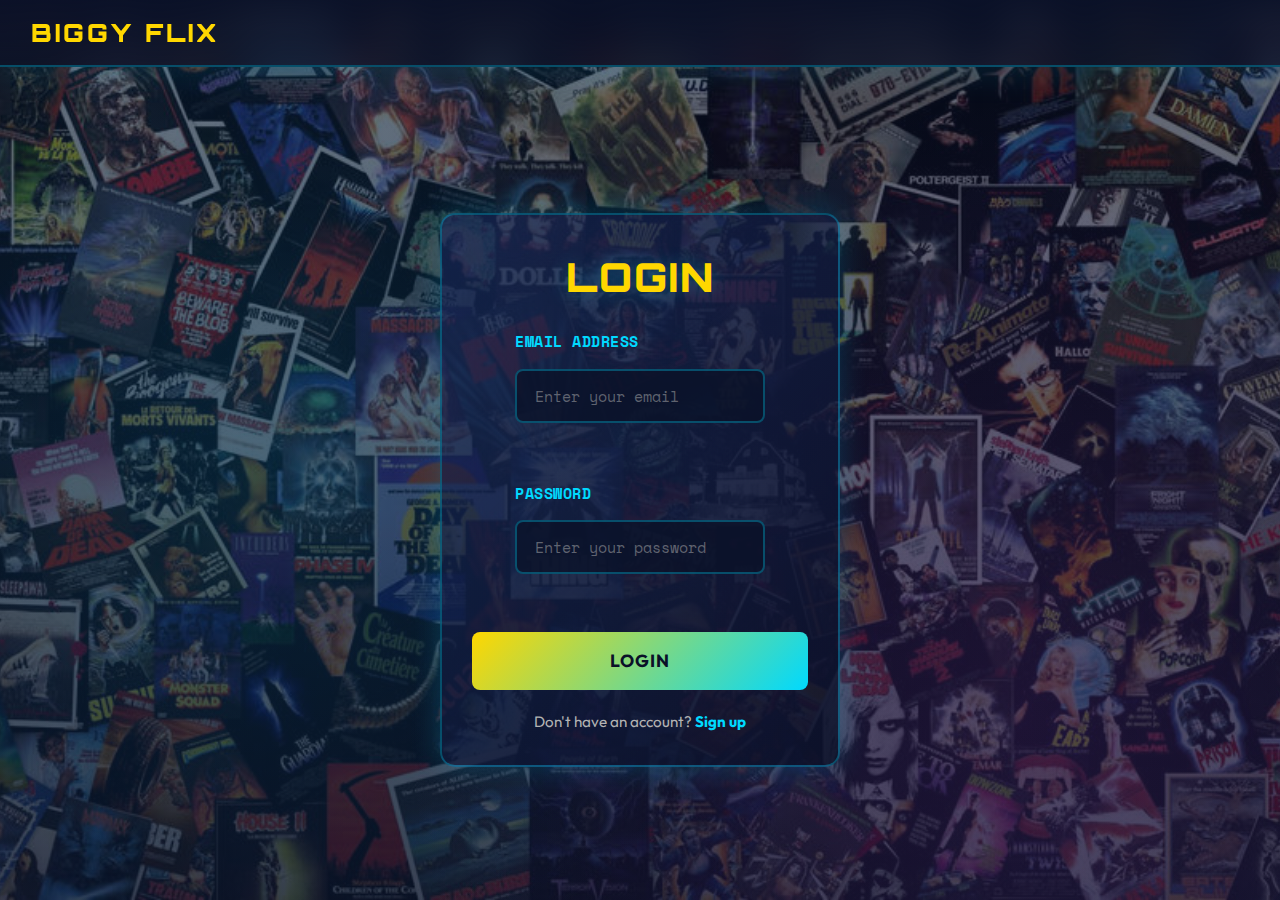
<file: login.html>
<!doctype html>
<html lang="en">
  <head>
    <meta charset="UTF-8" />
    <title>Login – BIGGY FLIX</title>
    <meta name="viewport" content="width=device-width, initial-scale=1.0" />
    <link rel="stylesheet" href="styles.css" />
  </head>
  <body>
    <div class="login-container">
      <header>
        <h1><a href="index.html">BIGGY FLIX</a></h1>
      </header>
      <div class="login-box">
        <h2>Login</h2>

        <form>
          <div class="form-group">
            <label for="email">Email Address</label>
            <input
              type="email"
              id="email"
              placeholder="Enter your email"
              required
            />
          </div>

          <div class="form-group">
            <label for="password">Password</label>
            <input
              type="password"
              id="password"
              placeholder="Enter your password"
              required
            />
          </div>

          <a href="profile.html" class="login-button">Login</a>
        </form>

        <div class="signup-link">
          <span>Don't have an account? <a href="signup.html">Sign up</a></span>
        </div>
      </div>
    </div>
  </body>
</html>
</file>
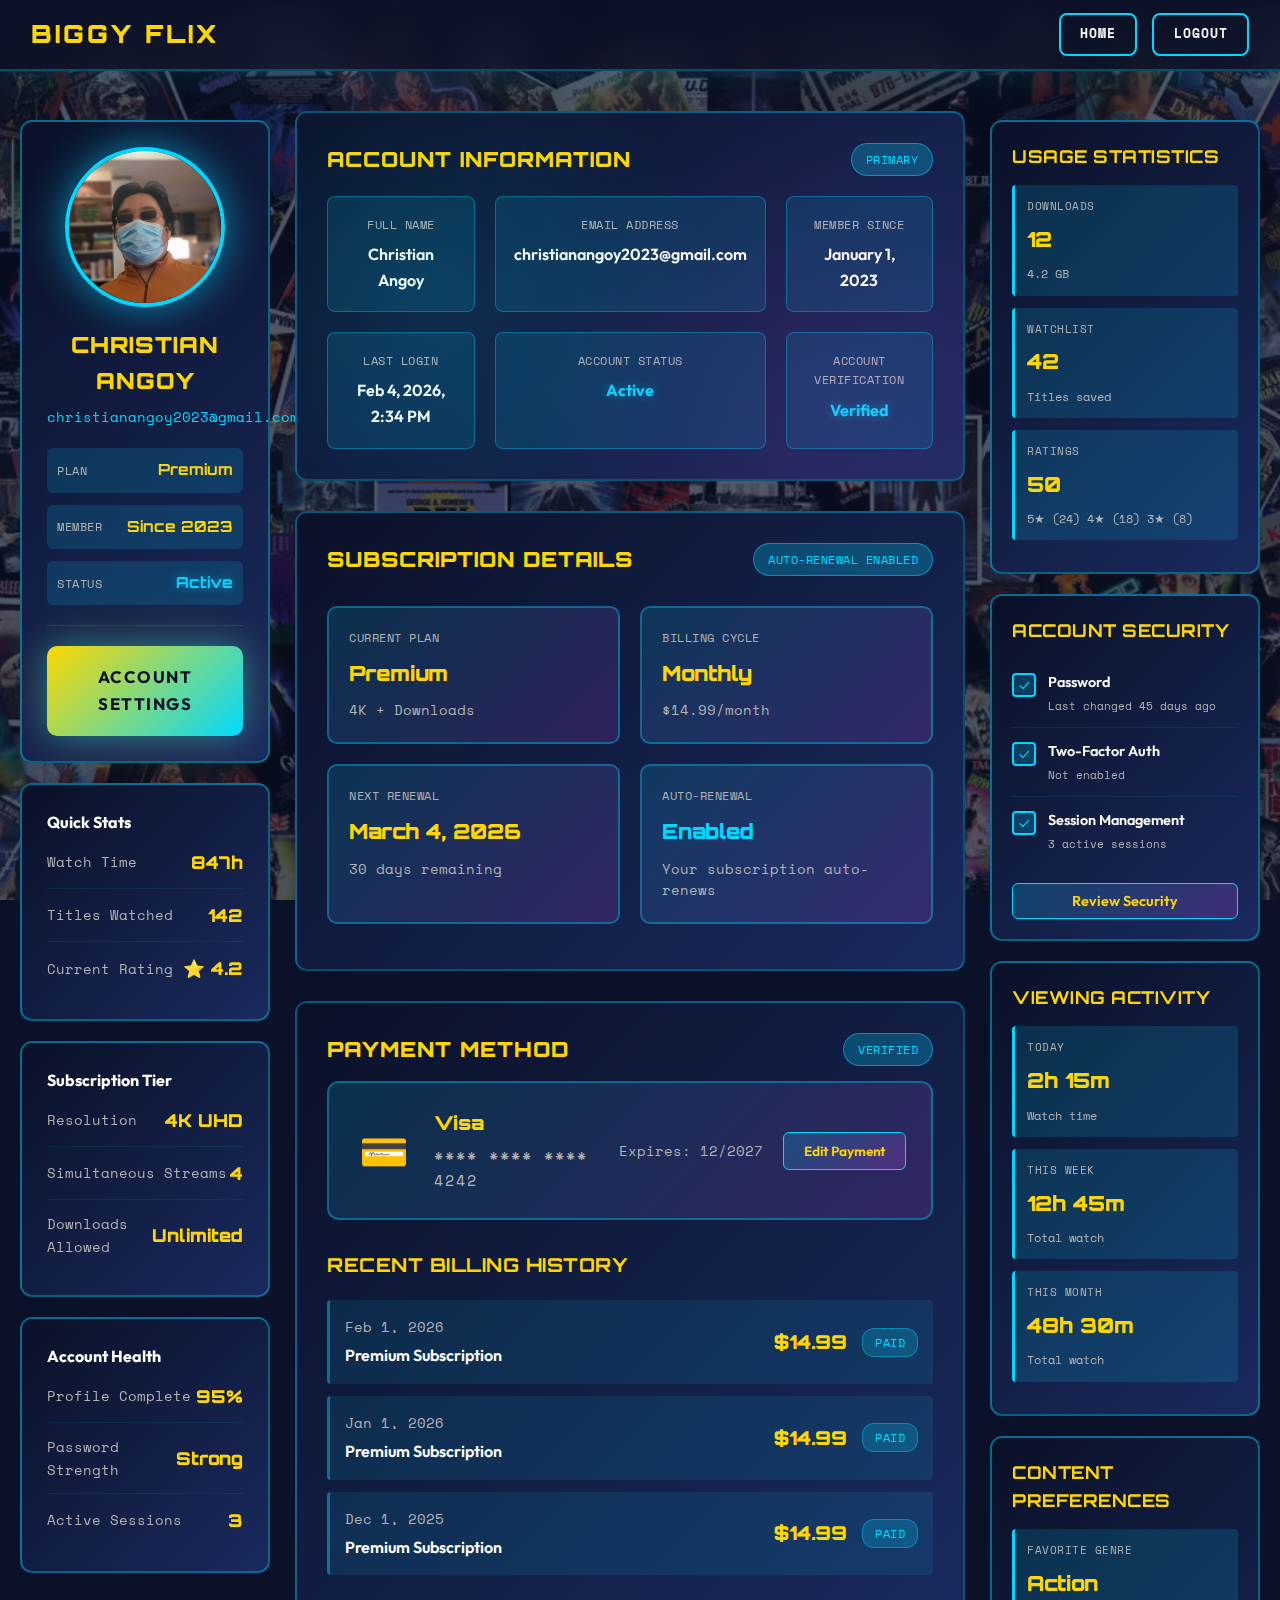
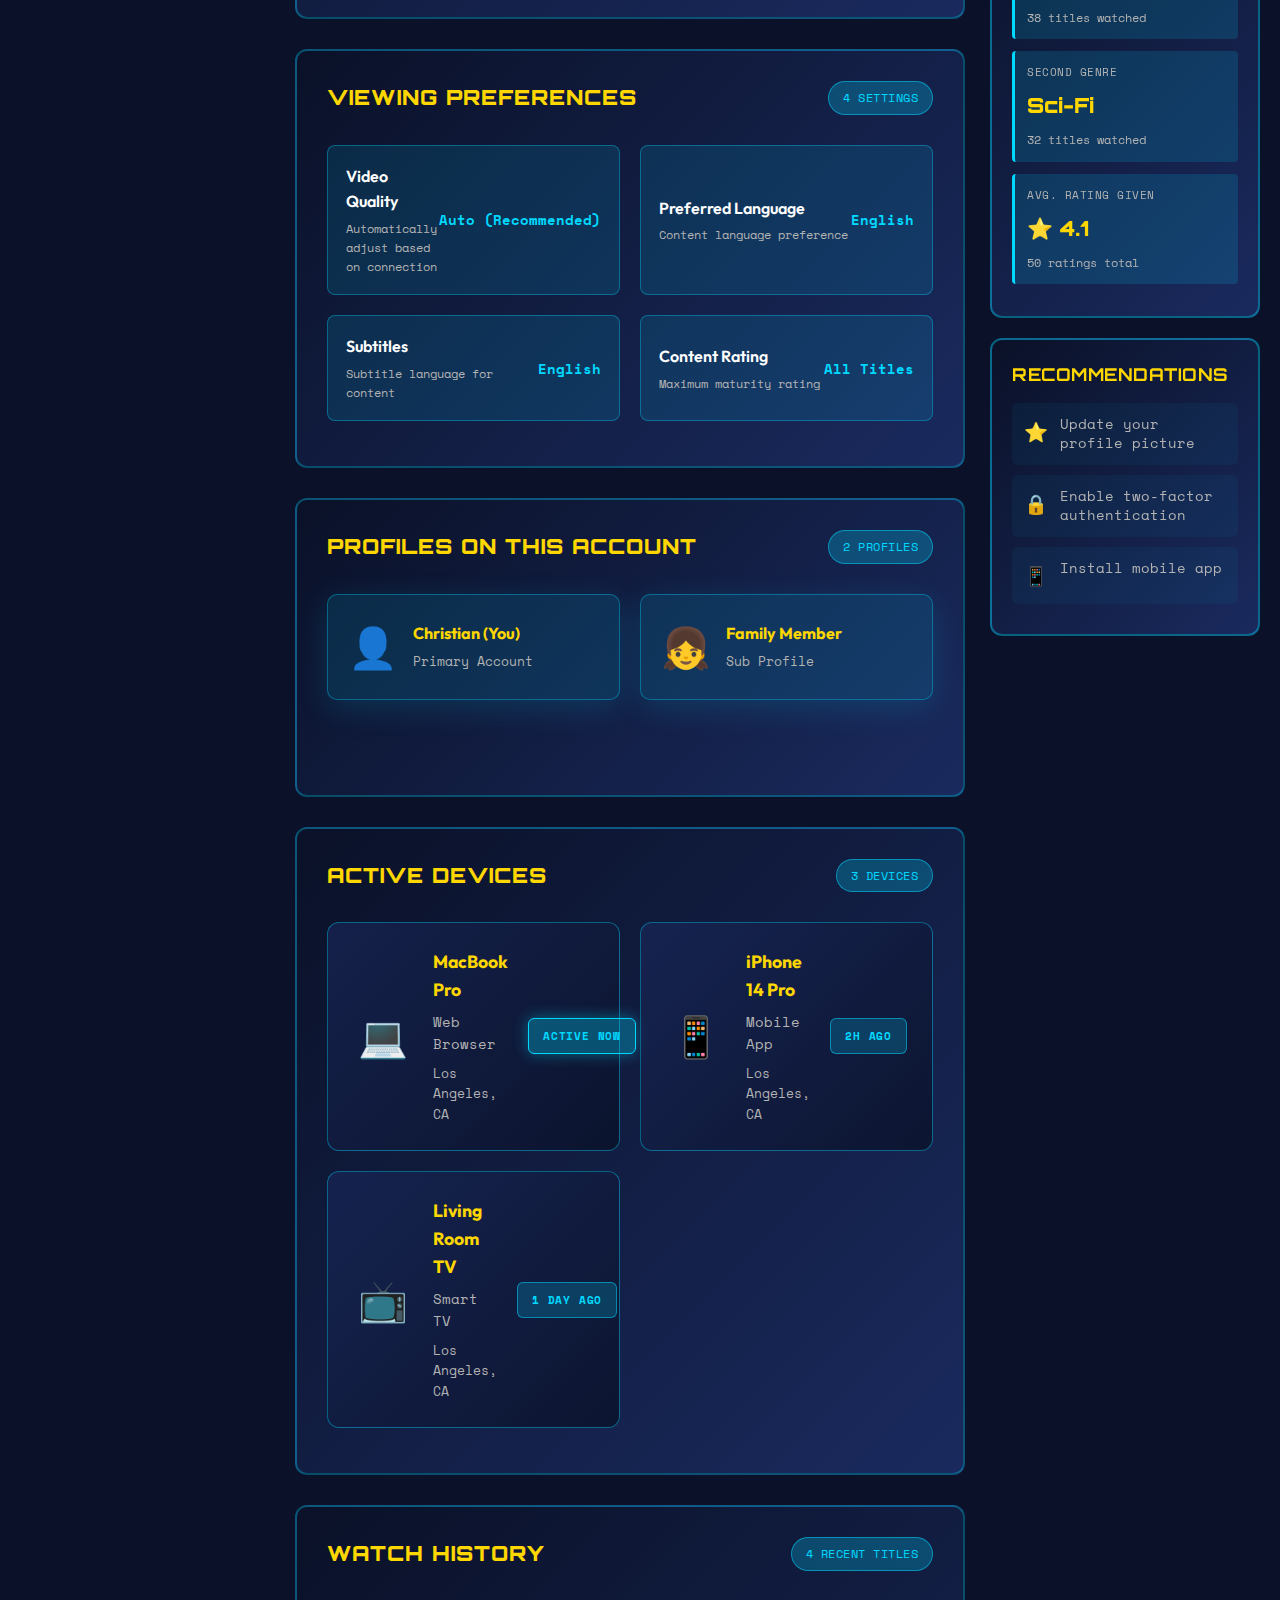
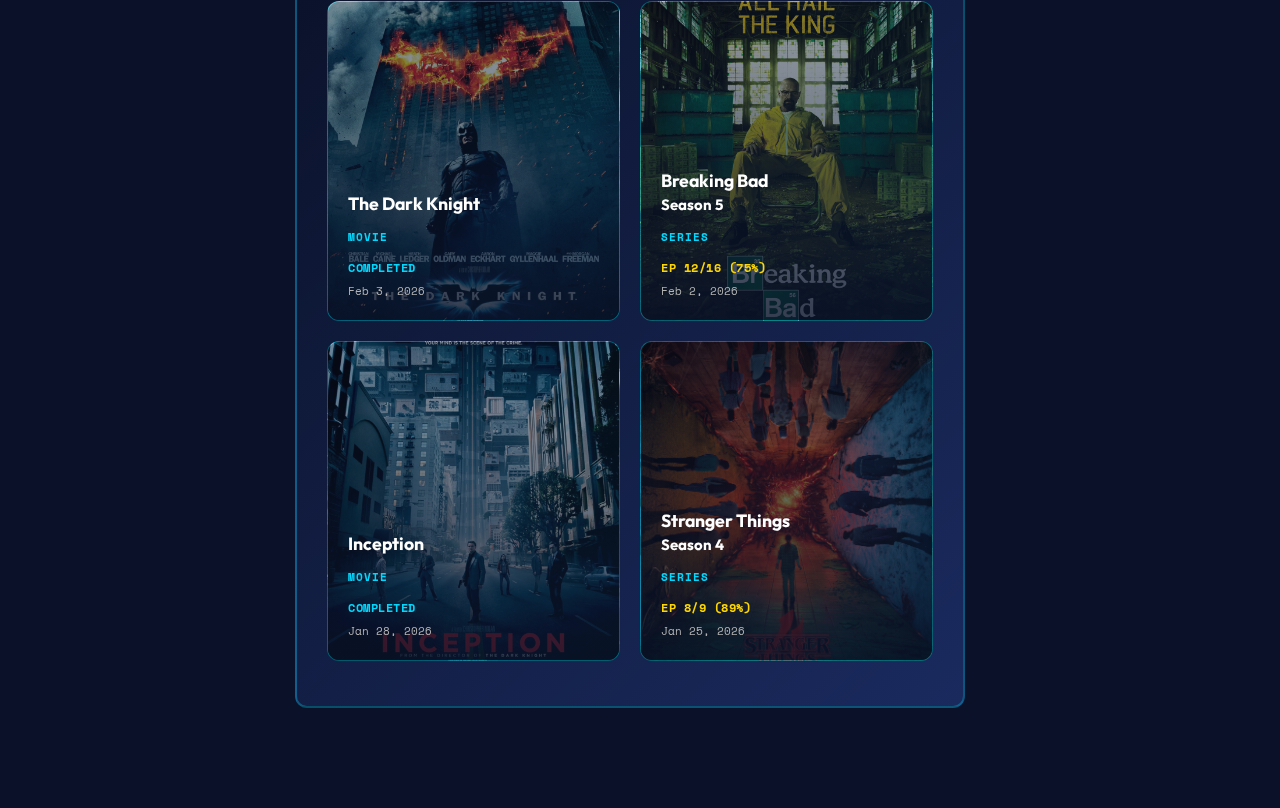
<file: profile.html>
<!doctype html>
<html lang="en">
  <head>
    <meta charset="UTF-8" />
    <title>My Account – BIGGY FLIX</title>
    <meta name="viewport" content="width=device-width, initial-scale=1.0" />
    <link rel="stylesheet" href="styles.css" />
  </head>
  <body>
    <!-- Header -->
    <header>
      <h1>
        <a href="index.html" style="text-decoration: none; color: inherit"
          >BIGGY FLIX</a
        >
      </h1>
      <nav>
        <a href="index.html">Home</a>
        <a href="login.html">Logout</a>
      </nav>
    </header>

    <!-- Profile Wrapper -->
    <div class="profile-wrapper">
      <!-- Left Sidebar -->
      <aside class="profile-sidebar">
        <div class="sidebar-card">
          <div class="avatar-large">
            <img src="assets/profile.jpg" alt="Profile Avatar" />
          </div>
          <h2 class="sidebar-name">Christian Angoy</h2>
          <p class="sidebar-email">christianangoy2023@gmail.com</p>

          <div class="sidebar-stats">
            <div class="sidebar-stat">
              <span class="sidebar-stat-label">Plan</span>
              <span class="sidebar-stat-value">Premium</span>
            </div>
            <div class="sidebar-stat">
              <span class="sidebar-stat-label">Member</span>
              <span class="sidebar-stat-value">Since 2023</span>
            </div>
            <div class="sidebar-stat">
              <span class="sidebar-stat-label">Status</span>
              <span class="sidebar-stat-value active">Active</span>
            </div>
          </div>

          <a href="settings.html" class="btn-primary sidebar-btn"
            >Account Settings</a
          >
        </div>

        <div class="sidebar-card">
          <h4>Quick Stats</h4>
          <div class="quick-stat">
            <span>Watch Time</span>
            <span class="stat-highlight">847h</span>
          </div>
          <div class="quick-stat">
            <span>Titles Watched</span>
            <span class="stat-highlight">142</span>
          </div>
          <div class="quick-stat">
            <span>Current Rating</span>
            <span class="stat-highlight">⭐ 4.2</span>
          </div>
        </div>

        <div class="sidebar-card">
          <h4>Subscription Tier</h4>
          <div class="quick-stat">
            <span>Resolution</span>
            <span class="stat-highlight">4K UHD</span>
          </div>
          <div class="quick-stat">
            <span>Simultaneous Streams</span>
            <span class="stat-highlight">4</span>
          </div>
          <div class="quick-stat">
            <span>Downloads Allowed</span>
            <span class="stat-highlight">Unlimited</span>
          </div>
        </div>

        <div class="sidebar-card">
          <h4>Account Health</h4>
          <div class="quick-stat">
            <span>Profile Complete</span>
            <span class="stat-highlight">95%</span>
          </div>
          <div class="quick-stat">
            <span>Password Strength</span>
            <span class="stat-highlight">Strong</span>
          </div>
          <div class="quick-stat">
            <span>Active Sessions</span>
            <span class="stat-highlight">3</span>
          </div>
        </div>
      </aside>

      <!-- Main Content -->
      <main class="profile-content">
        <!-- Account Information Section -->
        <section class="content-section">
          <div class="section-header">
            <h3>Account Information</h3>
            <span class="section-badge">Primary</span>
          </div>
          <div class="info-grid">
            <div class="info-card">
              <span class="info-label">Full Name</span>
              <span class="info-value">Christian Angoy</span>
            </div>
            <div class="info-card">
              <span class="info-label">Email Address</span>
              <span class="info-value">christianangoy2023@gmail.com</span>
            </div>
            <div class="info-card">
              <span class="info-label">Member Since</span>
              <span class="info-value">January 1, 2023</span>
            </div>
            <div class="info-card">
              <span class="info-label">Last Login</span>
              <span class="info-value">Feb 4, 2026, 2:34 PM</span>
            </div>
            <div class="info-card">
              <span class="info-label">Account Status</span>
              <span class="info-value status-active">Active</span>
            </div>
            <div class="info-card">
              <span class="info-label">Account Verification</span>
              <span class="info-value status-active">Verified</span>
            </div>
          </div>
        </section>

        <!-- Subscription Section -->
        <section class="content-section">
          <div class="section-header">
            <h3>Subscription Details</h3>
            <span class="section-badge">Auto-Renewal Enabled</span>
          </div>
          <div class="subscription-grid">
            <div class="subscription-card">
              <span class="sub-label">Current Plan</span>
              <span class="sub-value">Premium</span>
              <span class="sub-info">4K + Downloads</span>
            </div>
            <div class="subscription-card">
              <span class="sub-label">Billing Cycle</span>
              <span class="sub-value">Monthly</span>
              <span class="sub-info">$14.99/month</span>
            </div>
            <div class="subscription-card">
              <span class="sub-label">Next Renewal</span>
              <span class="sub-value">March 4, 2026</span>
              <span class="sub-info">30 days remaining</span>
            </div>
            <div class="subscription-card">
              <span class="sub-label">Auto-Renewal</span>
              <span class="sub-value status-active">Enabled</span>
              <span class="sub-info">Your subscription auto-renews</span>
            </div>
          </div>
        </section>

        <!-- Billing Section -->
        <section class="content-section">
          <div class="section-header">
            <h3>Payment Method</h3>
            <span class="section-badge">Verified</span>
          </div>
          <div class="payment-card-large">
            <div class="card-header">
              <span class="card-icon">💳</span>
              <div class="card-info">
                <span class="card-type">Visa</span>
                <span class="card-number">**** **** **** 4242</span>
              </div>
            </div>
            <div class="card-footer">
              <span class="card-expiry">Expires: 12/2027</span>
              <button class="btn-secondary">Edit Payment</button>
            </div>
          </div>

          <div class="billing-history">
            <h4>Recent Billing History</h4>
            <div class="billing-item">
              <div class="billing-info">
                <span class="billing-date">Feb 1, 2026</span>
                <span class="billing-desc">Premium Subscription</span>
              </div>
              <div class="billing-amount">
                <span class="amount">$14.99</span>
                <span class="badge-paid">Paid</span>
              </div>
            </div>
            <div class="billing-item">
              <div class="billing-info">
                <span class="billing-date">Jan 1, 2026</span>
                <span class="billing-desc">Premium Subscription</span>
              </div>
              <div class="billing-amount">
                <span class="amount">$14.99</span>
                <span class="badge-paid">Paid</span>
              </div>
            </div>
            <div class="billing-item">
              <div class="billing-info">
                <span class="billing-date">Dec 1, 2025</span>
                <span class="billing-desc">Premium Subscription</span>
              </div>
              <div class="billing-amount">
                <span class="amount">$14.99</span>
                <span class="badge-paid">Paid</span>
              </div>
            </div>
          </div>
        </section>

        <!-- Viewing Preferences Section -->
        <section class="content-section">
          <div class="section-header">
            <h3>Viewing Preferences</h3>
            <span class="section-badge">4 Settings</span>
          </div>
          <div class="preferences-grid">
            <div class="preference-item">
              <div class="preference-label">
                <span>Video Quality</span>
                <small>Automatically adjust based on connection</small>
              </div>
              <span class="preference-value">Auto (Recommended)</span>
            </div>
            <div class="preference-item">
              <div class="preference-label">
                <span>Preferred Language</span>
                <small>Content language preference</small>
              </div>
              <span class="preference-value">English</span>
            </div>
            <div class="preference-item">
              <div class="preference-label">
                <span>Subtitles</span>
                <small>Subtitle language for content</small>
              </div>
              <span class="preference-value">English</span>
            </div>
            <div class="preference-item">
              <div class="preference-label">
                <span>Content Rating</span>
                <small>Maximum maturity rating</small>
              </div>
              <span class="preference-value">All Titles</span>
            </div>
          </div>
        </section>

        <!-- Profiles Section -->
        <section class="content-section">
          <div class="section-header">
            <h3>Profiles on This Account</h3>
            <span class="section-badge">2 Profiles</span>
          </div>
          <div class="profiles-grid">
            <div class="profile-card">
              <div class="profile-icon">👤</div>
              <div class="profile-details">
                <span class="profile-name">Christian (You)</span>
                <span class="profile-type">Primary Account</span>
              </div>
            </div>
            <div class="profile-card">
              <div class="profile-icon">👧</div>
              <div class="profile-details">
                <span class="profile-name">Family Member</span>
                <span class="profile-type">Sub Profile</span>
              </div>
            </div>
          </div>
        </section>

        <!-- Devices Section -->
        <section class="content-section">
          <div class="section-header">
            <h3>Active Devices</h3>
            <span class="section-badge">3 Devices</span>
          </div>
          <div class="devices-grid">
            <div class="device-card">
              <div class="device-card-icon">💻</div>
              <div class="device-card-info">
                <h4 class="device-card-name">MacBook Pro</h4>
                <p class="device-card-type">Web Browser</p>
                <p class="device-card-location">Los Angeles, CA</p>
              </div>
              <span class="device-card-status active">ACTIVE NOW</span>
            </div>
            <div class="device-card">
              <div class="device-card-icon">📱</div>
              <div class="device-card-info">
                <h4 class="device-card-name">iPhone 14 Pro</h4>
                <p class="device-card-type">Mobile App</p>
                <p class="device-card-location">Los Angeles, CA</p>
              </div>
              <span class="device-card-status">2H AGO</span>
            </div>
            <div class="device-card">
              <div class="device-card-icon">📺</div>
              <div class="device-card-info">
                <h4 class="device-card-name">Living Room TV</h4>
                <p class="device-card-type">Smart TV</p>
                <p class="device-card-location">Los Angeles, CA</p>
              </div>
              <span class="device-card-status">1 DAY AGO</span>
            </div>
          </div>
        </section>

        <!-- Watch History Section -->
        <section class="content-section">
          <div class="section-header">
            <h3>Watch History</h3>
            <span class="section-badge">4 Recent Titles</span>
          </div>
          <div class="history-grid">
            <div class="history-card" style="background-image: linear-gradient(135deg, rgba(10, 17, 40, 0.2), rgba(0, 217, 255, 0.1)), url('assets/Dark-Knight.jpg');">
              <div class="history-card-overlay">
                <h4 class="history-card-title">The Dark Knight</h4>
                <span class="history-card-type">MOVIE</span>
                <div class="history-card-meta">
                  <span class="history-card-status completed">Completed</span>
                  <span class="history-card-date">Feb 3, 2026</span>
                </div>
              </div>
            </div>
            <div class="history-card" style="background-image: linear-gradient(135deg, rgba(10, 17, 40, 0.2), rgba(0, 217, 255, 0.1)), url('assets/Breaking-Bad.jpg');">
              <div class="history-card-overlay">
                <h4 class="history-card-title">Breaking Bad<br><span style="font-size: 0.85em;">Season 5</span></h4>
                <span class="history-card-type">SERIES</span>
                <div class="history-card-meta">
                  <span class="history-card-status progress">Ep 12/16 (75%)</span>
                  <span class="history-card-date">Feb 2, 2026</span>
                </div>
              </div>
            </div>
            <div class="history-card" style="background-image: linear-gradient(135deg, rgba(10, 17, 40, 0.2), rgba(0, 217, 255, 0.1)), url('assets/Inception.jpg');">
              <div class="history-card-overlay">
                <h4 class="history-card-title">Inception</h4>
                <span class="history-card-type">MOVIE</span>
                <div class="history-card-meta">
                  <span class="history-card-status completed">Completed</span>
                  <span class="history-card-date">Jan 28, 2026</span>
                </div>
              </div>
            </div>
            <div class="history-card" style="background-image: linear-gradient(135deg, rgba(10, 17, 40, 0.2), rgba(0, 217, 255, 0.1)), url('assets/Stranger-Things.jpg');">
              <div class="history-card-overlay">
                <h4 class="history-card-title">Stranger Things<br><span style="font-size: 0.85em;">Season 4</span></h4>
                <span class="history-card-type">SERIES</span>
                <div class="history-card-meta">
                  <span class="history-card-status progress">Ep 8/9 (89%)</span>
                  <span class="history-card-date">Jan 25, 2026</span>
                </div>
              </div>
            </div>
          </div>
        </section>
      </main>

      <!-- Right Sidebar -->
      <aside class="profile-rightbar">
        <div class="rightbar-card">
          <h4>Usage Statistics</h4>
          <div class="stat-box">
            <span class="stat-box-label">Downloads</span>
            <span class="stat-box-value">12</span>
            <span class="stat-box-info">4.2 GB</span>
          </div>
          <div class="stat-box">
            <span class="stat-box-label">Watchlist</span>
            <span class="stat-box-value">42</span>
            <span class="stat-box-info">Titles saved</span>
          </div>
          <div class="stat-box">
            <span class="stat-box-label">Ratings</span>
            <span class="stat-box-value">50</span>
            <span class="stat-box-info">5★ (24) 4★ (18) 3★ (8)</span>
          </div>
        </div>

        <div class="rightbar-card">
          <h4>Account Security</h4>
          <div class="security-item">
            <span class="security-check">✓</span>
            <div class="security-info">
              <span>Password</span>
              <small>Last changed 45 days ago</small>
            </div>
          </div>
          <div class="security-item">
            <span class="security-check">✓</span>
            <div class="security-info">
              <span>Two-Factor Auth</span>
              <small>Not enabled</small>
            </div>
          </div>
          <div class="security-item">
            <span class="security-check">✓</span>
            <div class="security-info">
              <span>Session Management</span>
              <small>3 active sessions</small>
            </div>
          </div>
          <button class="btn-secondary-small">Review Security</button>
        </div>

        <div class="rightbar-card">
          <h4>Viewing Activity</h4>
          <div class="stat-box">
            <span class="stat-box-label">Today</span>
            <span class="stat-box-value">2h 15m</span>
            <span class="stat-box-info">Watch time</span>
          </div>
          <div class="stat-box">
            <span class="stat-box-label">This Week</span>
            <span class="stat-box-value">12h 45m</span>
            <span class="stat-box-info">Total watch</span>
          </div>
          <div class="stat-box">
            <span class="stat-box-label">This Month</span>
            <span class="stat-box-value">48h 30m</span>
            <span class="stat-box-info">Total watch</span>
          </div>
        </div>

        <div class="rightbar-card">
          <h4>Content Preferences</h4>
          <div class="stat-box">
            <span class="stat-box-label">Favorite Genre</span>
            <span class="stat-box-value">Action</span>
            <span class="stat-box-info">38 titles watched</span>
          </div>
          <div class="stat-box">
            <span class="stat-box-label">Second Genre</span>
            <span class="stat-box-value">Sci-Fi</span>
            <span class="stat-box-info">32 titles watched</span>
          </div>
          <div class="stat-box">
            <span class="stat-box-label">Avg. Rating Given</span>
            <span class="stat-box-value">⭐ 4.1</span>
            <span class="stat-box-info">50 ratings total</span>
          </div>
        </div>

        <div class="rightbar-card">
          <h4>Recommendations</h4>
          <div class="recommendation">
            <span class="rec-icon">⭐</span>
            <span class="rec-text">Update your profile picture</span>
          </div>
          <div class="recommendation">
            <span class="rec-icon">🔒</span>
            <span class="rec-text">Enable two-factor authentication</span>
          </div>
          <div class="recommendation">
            <span class="rec-icon">📱</span>
            <span class="rec-text">Install mobile app</span>
          </div>
        </div>
      </aside>
    </div>
  </body>
</html>
</file>
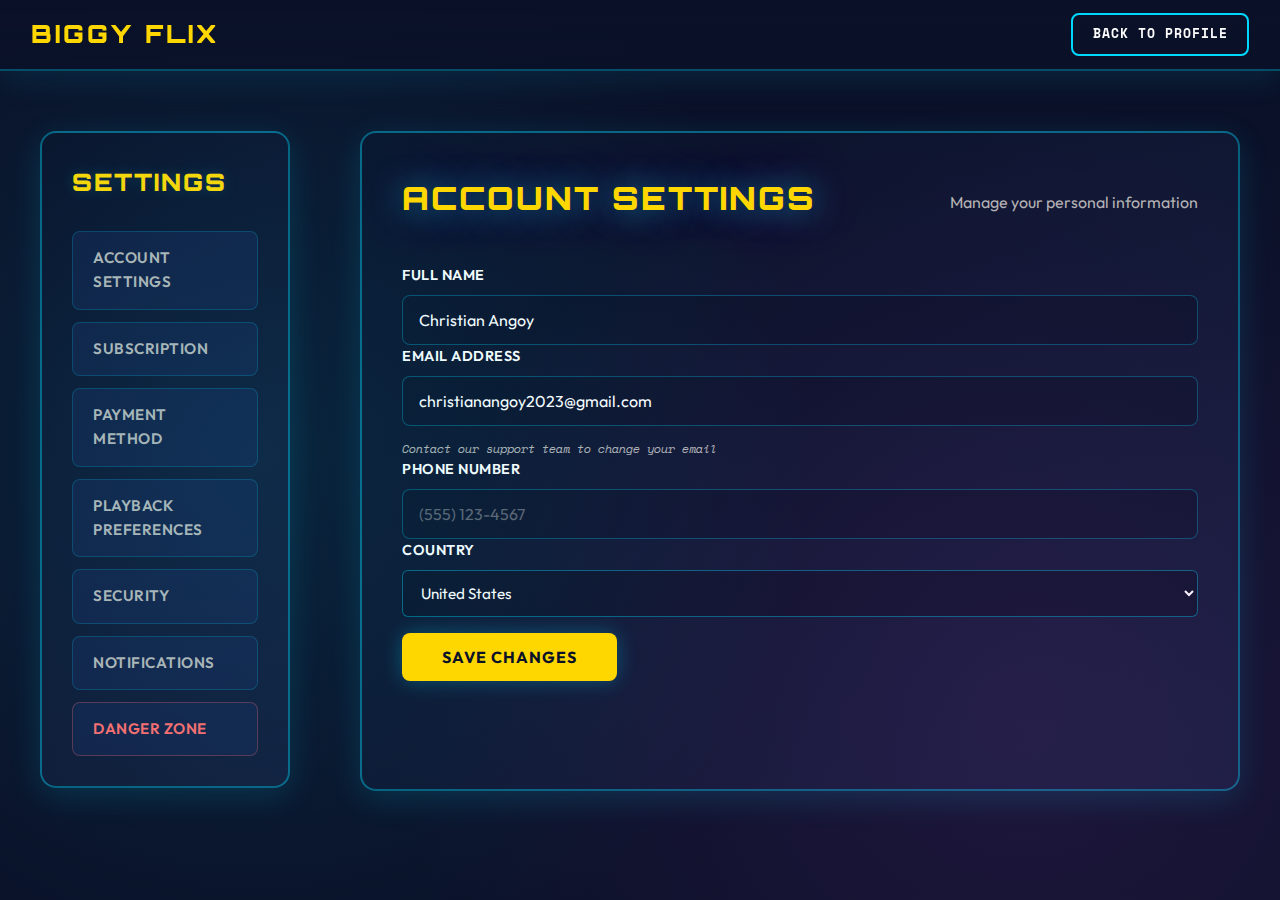
<file: settings.html>
<!doctype html>
<html lang="en">
  <head>
    <meta charset="UTF-8" />
    <title>Settings – BIGGY FLIX</title>
    <meta name="viewport" content="width=device-width, initial-scale=1.0" />
    <link rel="stylesheet" href="styles.css" />
  </head>
  <body class="settings-page">
    <!-- Header -->
    <header>
      <h1>
        <a href="index.html" style="text-decoration: none; color: inherit"
          >BIGGY FLIX</a
        >
      </h1>
      <nav>
        <a href="profile.html">Back to Profile</a>
      </nav>
    </header>

    <!-- Settings Container -->
    <div class="settings-wrapper">
      <!-- Sidebar Navigation -->
      <aside class="settings-sidebar">
        <h3 class="settings-title">Settings</h3>
        <nav class="settings-nav">
          <a href="#account" class="settings-nav-item">
            Account Settings
          </a>
          <a href="#subscription" class="settings-nav-item">
            Subscription
          </a>
          <a href="#payment" class="settings-nav-item">
            Payment Method
          </a>
          <a href="#preferences" class="settings-nav-item">
            Playback Preferences
          </a>
          <a href="#security" class="settings-nav-item">
            Security
          </a>
          <a href="#notifications" class="settings-nav-item">
            Notifications
          </a>
          <a href="#danger" class="settings-nav-item danger">
            Danger Zone
          </a>
        </nav>
      </aside>

      <!-- Main Content -->
      <main class="settings-content">
        <!-- Account Settings Section -->
        <section class="settings-section" id="account">
          <div class="section-header">
            <h2>Account Settings</h2>
            <p class="section-description">Manage your personal information</p>
          </div>

          <form class="settings-form">
            <div class="form-group-wrapper">
              <label for="fullname">Full Name</label>
              <input type="text" id="fullname" value="Christian Angoy" />
            </div>

            <div class="form-group-wrapper">
              <label for="email-display">Email Address</label>
              <input
                type="email"
                id="email-display"
                value="christianangoy2023@gmail.com"
                disabled
              />
              <small>Contact our support team to change your email</small>
            </div>

            <div class="form-group-wrapper">
              <label for="phone">Phone Number</label>
              <input type="tel" id="phone" placeholder="(555) 123-4567" />
            </div>

            <div class="form-group-wrapper">
              <label for="country">Country</label>
              <select id="country">
                <option value="US">United States</option>
                <option value="CA">Canada</option>
                <option value="UK">United Kingdom</option>
                <option value="AU">Australia</option>
              </select>
            </div>

            <button type="submit" class="btn-save">Save Changes</button>
          </form>
        </section>

        <!-- Subscription Section -->
        <section class="settings-section" id="subscription">
          <div class="section-header">
            <h2>Subscription</h2>
            <p class="section-description">Manage your subscription plan</p>
          </div>

          <div class="settings-card">
            <div class="card-content">
              <h3>Current Plan</h3>
              <div class="plan-details">
                <div class="plan-info">
                  <span class="plan-name">Premium</span>
                  <span class="plan-price">$14.99/month</span>
                  <span class="plan-features">4K UHD • 4 Simultaneous Streams • Offline Downloads</span>
                </div>
                <div class="plan-status">
                  <span class="status-badge active">Active</span>
                  <span class="renewal-date">Renews on March 4, 2026</span>
                </div>
              </div>
            </div>
          </div>

          <div class="settings-card">
            <div class="card-content">
              <h3>Other Plans</h3>
              <div class="plans-grid">
                <div class="plan-option">
                  <span class="plan-name">Standard</span>
                  <span class="plan-price">$9.99/month</span>
                  <span class="plan-features">1080p • 2 Streams • No Downloads</span>
                  <button class="btn-secondary" type="button">Switch Plan</button>
                </div>
                <div class="plan-option">
                  <span class="plan-name">Basic</span>
                  <span class="plan-price">$5.99/month</span>
                  <span class="plan-features">720p • 1 Stream • Mobile Only</span>
                  <button class="btn-secondary" type="button">Switch Plan</button>
                </div>
              </div>
            </div>
          </div>

          <div class="settings-card">
            <div class="card-content">
              <h3>Auto-Renewal</h3>
              <div class="toggle-group">
                <label class="toggle-switch">
                  <input type="checkbox" checked />
                  <span class="toggle-slider"></span>
                </label>
                <div class="toggle-text">
                  <span>Auto-Renewal Enabled</span>
                  <small>Your subscription will automatically renew on the due date</small>
                </div>
              </div>
            </div>
          </div>

          <button type="button" class="btn-secondary" style="margin-top: 20px;">Cancel Subscription</button>
        </section>

        <!-- Payment Section -->
        <section class="settings-section" id="payment">
          <div class="section-header">
            <h2>Payment Method</h2>
            <p class="section-description">Manage your billing information</p>
          </div>

          <div class="settings-card">
            <div class="card-content">
              <h3>Current Payment Method</h3>
              <div class="payment-info">
                <div class="card-display">
                  <span class="card-icon">💳</span>
                  <div class="card-details">
                    <span class="card-type">Visa</span>
                    <span class="card-number">**** **** **** 4242</span>
                    <span class="card-expiry">Expires 12/2027</span>
                  </div>
                </div>
                <button class="btn-secondary" type="button">Edit Payment</button>
              </div>
            </div>
          </div>

          <div class="settings-card">
            <div class="card-content">
              <h3>Add Payment Method</h3>
              <form class="payment-form">
                <div class="form-group-wrapper">
                  <label for="card-name">Cardholder Name</label>
                  <input type="text" id="card-name" placeholder="John Doe" />
                </div>
                <div class="form-group-wrapper">
                  <label for="card-number">Card Number</label>
                  <input type="text" id="card-number" placeholder="1234 5678 9012 3456" maxlength="19" />
                </div>
                <div class="form-row">
                  <div class="form-group-wrapper">
                    <label for="card-expiry">Expiration Date</label>
                    <input type="text" id="card-expiry" placeholder="MM/YY" maxlength="5" />
                  </div>
                  <div class="form-group-wrapper">
                    <label for="card-cvv">CVV</label>
                    <input type="text" id="card-cvv" placeholder="123" maxlength="3" />
                  </div>
                </div>
                <button type="submit" class="btn-save">Add Card</button>
              </form>
            </div>
          </div>
        </section>

        <!-- Preferences Section -->
        <section class="settings-section" id="preferences">
          <div class="section-header">
            <h2>Playback Preferences</h2>
            <p class="section-description">Customize your viewing experience</p>
          </div>

          <div class="settings-card">
            <div class="card-content">
              <h3>Video Quality</h3>
              <div class="radio-group">
                <label class="radio-option">
                  <input type="radio" name="quality" value="auto" checked />
                  <span class="radio-label">
                    <span>Auto (Recommended)</span>
                    <small>Automatically adjust based on your connection</small>
                  </span>
                </label>
                <label class="radio-option">
                  <input type="radio" name="quality" value="4k" />
                  <span class="radio-label">
                    <span>4K Ultra HD</span>
                    <small>Requires high-speed internet</small>
                  </span>
                </label>
                <label class="radio-option">
                  <input type="radio" name="quality" value="1080p" />
                  <span class="radio-label">
                    <span>1080p HD</span>
                    <small>Best for most devices</small>
                  </span>
                </label>
                <label class="radio-option">
                  <input type="radio" name="quality" value="720p" />
                  <span class="radio-label">
                    <span>720p</span>
                    <small>Lower bandwidth usage</small>
                  </span>
                </label>
              </div>
            </div>
          </div>

          <div class="settings-card">
            <div class="card-content">
              <h3>Subtitles & Captions</h3>
              <div class="form-group-wrapper">
                <label for="subtitle-lang">Default Subtitle Language</label>
                <select id="subtitle-lang">
                  <option value="english">English</option>
                  <option value="spanish">Spanish</option>
                  <option value="french">French</option>
                  <option value="german">German</option>
                  <option value="none">None</option>
                </select>
              </div>
            </div>
          </div>

          <div class="settings-card">
            <div class="card-content">
              <h3>Playback Settings</h3>
              <div class="toggle-group">
                <label class="toggle-switch">
                  <input type="checkbox" checked />
                  <span class="toggle-slider"></span>
                </label>
                <div class="toggle-text">
                  <span>Autoplay Next Episode</span>
                  <small>Automatically play the next episode when current finishes</small>
                </div>
              </div>
            </div>
          </div>

          <button type="submit" class="btn-save">Save Preferences</button>
        </section>

        <!-- Security Section -->
        <section class="settings-section" id="security">
          <div class="section-header">
            <h2>Security</h2>
            <p class="section-description">Protect your account</p>
          </div>

          <div class="settings-card">
            <div class="card-content">
              <h3>Change Password</h3>
              <form class="settings-form">
                <div class="form-group-wrapper">
                  <label for="current-password">Current Password</label>
                  <input type="password" id="current-password" placeholder="Enter current password" />
                </div>
                <div class="form-group-wrapper">
                  <label for="new-password">New Password</label>
                  <input type="password" id="new-password" placeholder="Enter new password" />
                </div>
                <div class="form-group-wrapper">
                  <label for="confirm-password">Confirm Password</label>
                  <input type="password" id="confirm-password" placeholder="Confirm new password" />
                </div>
                <button type="submit" class="btn-save">Update Password</button>
              </form>
            </div>
          </div>

          <div class="settings-card">
            <div class="card-content">
              <h3>Two-Factor Authentication</h3>
              <div class="feature-info">
                <span>Add an extra layer of security to your account</span>
                <small>Use an authenticator app to verify your login</small>
              </div>
              <button class="btn-secondary" type="button" style="margin-top: 15px;">Enable 2FA</button>
            </div>
          </div>

          <div class="settings-card">
            <div class="card-content">
              <h3>Active Sessions</h3>
              <div class="sessions-list">
                <div class="session-item current">
                  <div class="session-info">
                    <span class="session-device">💻 MacBook Pro - Web Browser</span>
                    <span class="session-location">Los Angeles, CA</span>
                    <span class="session-date">Current session • Last active now</span>
                  </div>
                  <span class="session-badge">CURRENT</span>
                </div>
                <div class="session-item">
                  <div class="session-info">
                    <span class="session-device">📱 iPhone 14 Pro - Mobile App</span>
                    <span class="session-location">Los Angeles, CA</span>
                    <span class="session-date">Last active 2 hours ago</span>
                  </div>
                  <button class="btn-small-danger" type="button">Sign Out</button>
                </div>
                <div class="session-item">
                  <div class="session-info">
                    <span class="session-device">📺 Living Room TV - Smart TV</span>
                    <span class="session-location">Los Angeles, CA</span>
                    <span class="session-date">Last active 1 day ago</span>
                  </div>
                  <button class="btn-small-danger" type="button">Sign Out</button>
                </div>
              </div>
              <button class="btn-secondary" type="button" style="margin-top: 15px;">Sign Out All Devices</button>
            </div>
          </div>
        </section>

        <!-- Notifications Section -->
        <section class="settings-section" id="notifications">
          <div class="section-header">
            <h2>Notifications</h2>
            <p class="section-description">Control how we contact you</p>
          </div>

          <div class="settings-card">
            <div class="card-content">
              <h3>Email Notifications</h3>
              <div class="toggle-group">
                <label class="toggle-switch">
                  <input type="checkbox" checked />
                  <span class="toggle-slider"></span>
                </label>
                <div class="toggle-text">
                  <span>New Releases & Recommendations</span>
                  <small>Get notified about new shows and movies personalized for you</small>
                </div>
              </div>
            </div>
          </div>

          <div class="settings-card">
            <div class="card-content">
              <h3>Account Activity</h3>
              <div class="toggle-group">
                <label class="toggle-switch">
                  <input type="checkbox" checked />
                  <span class="toggle-slider"></span>
                </label>
                <div class="toggle-text">
                  <span>Security Alerts</span>
                  <small>Be notified of unusual account activity and login attempts</small>
                </div>
              </div>
            </div>
          </div>

          <div class="settings-card">
            <div class="card-content">
              <h3>Billing Notifications</h3>
              <div class="toggle-group">
                <label class="toggle-switch">
                  <input type="checkbox" checked />
                  <span class="toggle-slider"></span>
                </label>
                <div class="toggle-text">
                  <span>Payment Reminders</span>
                  <small>Receive notifications about upcoming payments and renewals</small>
                </div>
              </div>
            </div>
          </div>
        </section>

        <!-- Danger Zone Section -->
        <section class="settings-section danger-section" id="danger">
          <div class="section-header">
            <h2>Danger Zone</h2>
            <p class="section-description">Irreversible and destructive actions</p>
          </div>

          <div class="settings-card danger-card">
            <div class="card-content">
              <h3>Delete Account</h3>
              <p>Permanently delete your account and all associated data. This action cannot be undone.</p>
              <button type="button" class="btn-danger">Delete My Account</button>
            </div>
          </div>

          <div class="settings-card danger-card">
            <div class="card-content">
              <h3>Download My Data</h3>
              <p>Download a copy of your personal data and account information before deleting.</p>
              <button type="button" class="btn-secondary">Download Data</button>
            </div>
          </div>
        </section>
      </main>
    </div>
  </body>
</html>
</file>
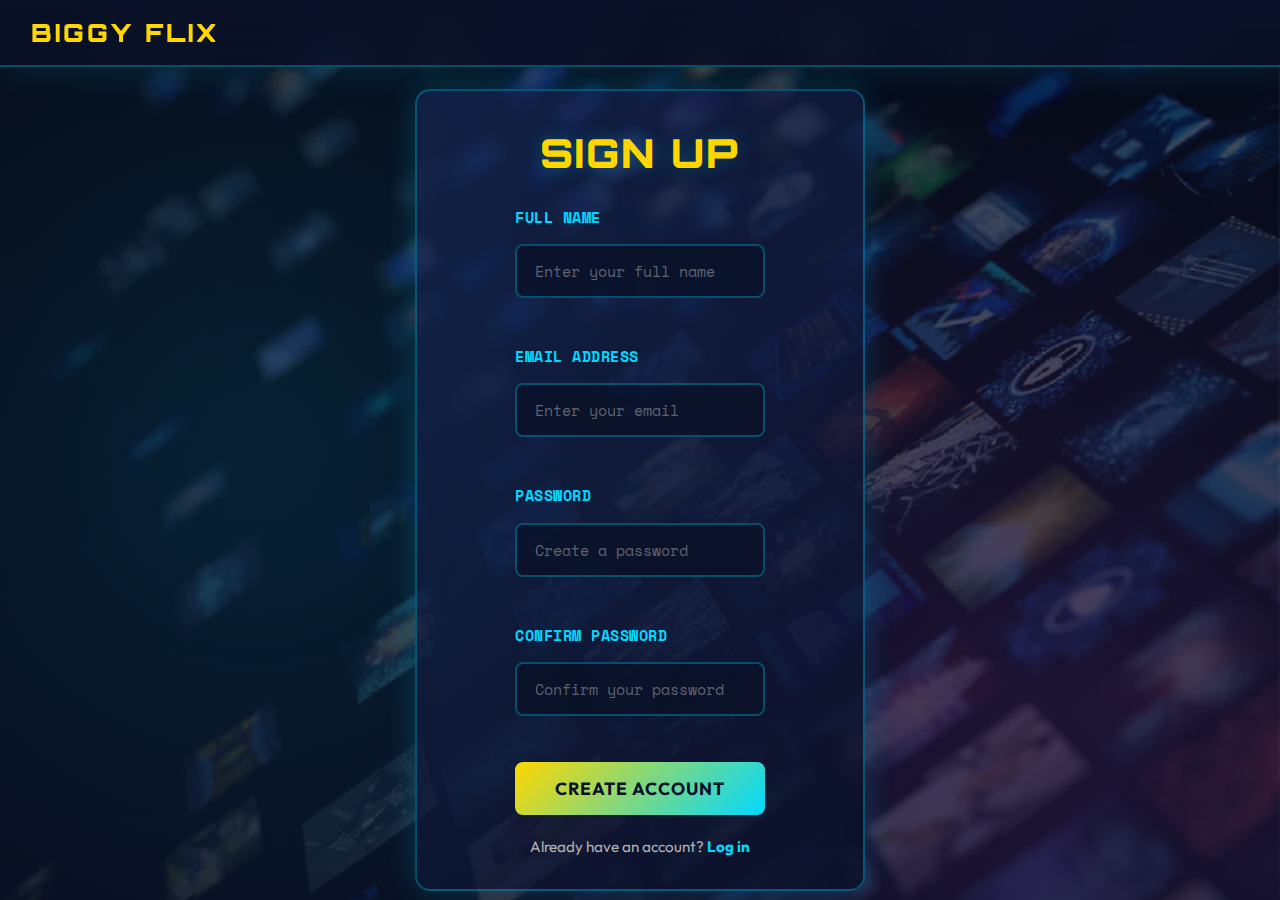
<file: signup.html>
<!doctype html>
<html lang="en">
  <head>
    <meta charset="UTF-8" />
    <title>Sign Up – BIGGY FLIX</title>
    <meta name="viewport" content="width=device-width, initial-scale=1.0" />
    <link rel="stylesheet" href="styles.css" />
  </head>
  <body>
    <div class="signup-container">
      <header>
        <h1><a href="index.html">BIGGY FLIX</a></h1>
      </header>
      <div class="signup-box">
        <h2>Sign Up</h2>

        <form>
          <div class="form-container">
            <div class="form-group">
              <label for="fullname">Full Name</label>
              <input
                type="text"
                id="fullname"
                placeholder="Enter your full name"
                required
              />
            </div>

            <div class="form-group">
              <label for="email">Email Address</label>
              <input
                type="email"
                id="email"
                placeholder="Enter your email"
                required
              />
            </div>

            <div class="form-group">
              <label for="password">Password</label>
              <input
                type="password"
                id="password"
                placeholder="Create a password"
                required
              />
            </div>

            <div class="form-group">
              <label for="confirm-password">Confirm Password</label>
              <input
                type="password"
                id="confirm-password"
                placeholder="Confirm your password"
                required
              />
            </div>

            <button type="submit" class="signup-button full-width">
              Create Account
            </button>
          </div>
        </form>

        <div class="login-link">
          <span>Already have an account? <a href="login.html">Log in</a></span>
        </div>
      </div>
    </div>
  </body>
</html>
</file>
<file: styles.css>
@import url("https://fonts.googleapis.com/css2?family=Orbitron:wght@400;700;900&family=Space+Mono:wght@400;700&family=Outfit:wght@400;600;700;900&display=swap");

* {
  margin: 0;
  padding: 0;
  box-sizing: border-box;
}

:root {
  --primary-dark-blue: #0a1128;
  --secondary-gold: #ffd700;
  --text-light: #ffffff;
  --text-muted: #b3b3b3;
  --accent-red: #e50914;
  --neon-cyan: #00d9ff;
  --neon-purple: #d946ef;
  --neon-pink: #ff006e;
}

@keyframes fadeInUp {
  from {
    opacity: 0;
    transform: translateY(30px);
  }
  to {
    opacity: 1;
    transform: translateY(0);
  }
}

@keyframes glowPulse {
  0%,
  100% {
    text-shadow:
      0 0 10px var(--secondary-gold),
      0 0 20px var(--secondary-gold);
  }
  50% {
    text-shadow:
      0 0 20px var(--secondary-gold),
      0 0 30px var(--neon-cyan);
  }
}

@keyframes slideInLeft {
  from {
    opacity: 0;
    transform: translateX(-50px);
  }
  to {
    opacity: 1;
    transform: translateX(0);
  }
}

@keyframes slideInRight {
  from {
    opacity: 0;
    transform: translateX(50px);
  }
  to {
    opacity: 1;
    transform: translateX(0);
  }
}

@keyframes neonBorder {
  0%,
  100% {
    box-shadow:
      0 0 10px var(--neon-cyan),
      inset 0 0 10px rgba(0, 217, 255, 0.1);
  }
  50% {
    box-shadow:
      0 0 20px var(--neon-cyan),
      inset 0 0 20px rgba(0, 217, 255, 0.2);
  }
}

@keyframes gradientShift {
  0% {
    background-position: 0% 50%;
  }
  50% {
    background-position: 100% 50%;
  }
  100% {
    background-position: 0% 50%;
  }
}

body {
  font-family: "Outfit", sans-serif;
  background-color: var(--primary-dark-blue);
  background-image:
    linear-gradient(rgba(10, 17, 40, 0.7), rgba(10, 17, 40, 0.7)),
    url("assets/background1.jpg");
  background-attachment: fixed;
  background-position: center;
  background-size: cover;
  color: var(--text-light);
  line-height: 1.6;
  overflow-x: hidden;
  min-height: 100vh;
}

/* Header Styling */
header {
  background: linear-gradient(
    180deg,
    rgba(10, 17, 40, 0.95) 0%,
    rgba(10, 17, 40, 0.7) 100%
  );
  padding: 12.5px 31.25px;
  display: flex;
  justify-content: space-between;
  align-items: center;
  position: sticky;
  top: 0;
  z-index: 100;
  backdrop-filter: blur(20px);
  border-bottom: 2px solid rgba(0, 217, 255, 0.3);
  box-shadow: 0 8px 32px rgba(0, 217, 255, 0.1);
}

header h1 {
  font-size: 1.5625rem;
  font-weight: 900;
  font-family: "Orbitron", sans-serif;
  color: var(--secondary-gold);
  letter-spacing: 3px;
  animation: glowPulse 3s ease-in-out infinite;
  text-transform: uppercase;
}

header nav {
  display: flex;
  gap: 15px;
  animation: slideInRight 0.6s ease-out;
}

header nav a {
  color: var(--text-light);
  text-decoration: none;
  font-size: 0.8rem;
  font-weight: 700;
  font-family: "Space Mono", monospace;
  padding: 9.6px 19.2px;
  border: 2px solid var(--neon-cyan);
  border-radius: 8px;
  transition: all 0.3s ease;
  position: relative;
  overflow: hidden;
  text-transform: uppercase;
  letter-spacing: 1px;
}

header nav a:before {
  content: "";
  position: absolute;
  top: 0;
  left: -100%;
  width: 100%;
  height: 100%;
  background: linear-gradient(
    90deg,
    transparent,
    rgba(0, 217, 255, 0.3),
    transparent
  );
  transition: left 0.5s ease;
}

header nav a:hover {
  background-color: rgba(0, 217, 255, 0.1);
  color: var(--neon-cyan);
  box-shadow:
    0 0 15px var(--neon-cyan),
    inset 0 0 15px rgba(0, 217, 255, 0.2);
  transform: scale(1.05);
}

header nav a:hover:before {
  left: 100%;
}

/* Hero Section */
section:first-of-type {
  background:
    linear-gradient(rgba(10, 17, 40, 0.5), rgba(10, 17, 40, 0.7)),
    url("assets/background1.jpg") center/cover no-repeat;
  background-attachment: fixed;
  padding: 120px 50px;
  text-align: center;
  min-height: 100vh;
  display: flex;
  flex-direction: column;
  justify-content: center;
  align-items: center;
  position: relative;
  overflow: hidden;
}

/* Index page specific - override for hero section */
.index-page section:first-of-type {
  justify-content: center;
  align-items: center;
}

/* Settings page - neutralize global hero section styles */
.settings-page section:first-of-type {
  background: none !important;
  background-attachment: unset !important;
  padding: 0 !important;
  text-align: unset !important;
  min-height: unset !important;
  display: unset !important;
  flex-direction: unset !important;
  justify-content: unset !important;
  align-items: unset !important;
  position: unset !important;
  overflow: unset !important;
}

section:first-of-type::before {
  content: "";
  position: absolute;
  top: 0;
  left: 0;
  right: 0;
  bottom: 0;
  background:
    radial-gradient(
      circle at 20% 50%,
      rgba(0, 217, 255, 0.1) 0%,
      transparent 50%
    ),
    radial-gradient(
      circle at 80% 80%,
      rgba(217, 70, 239, 0.1) 0%,
      transparent 50%
    );
  pointer-events: none;
}

section:first-of-type h2 {
  font-size: 3.5rem;
  margin-bottom: 20px;
  font-weight: 900;
  font-family: "Orbitron", sans-serif;
  text-shadow:
    0 0 30px rgba(0, 217, 255, 0.5),
    0 0 60px rgba(217, 70, 239, 0.3);
  animation:
    glowPulse 3s ease-in-out infinite,
    fadeInUp 0.8s ease-out;
  text-transform: uppercase;
  letter-spacing: 2px;
  position: relative;
  z-index: 1;
}

section:first-of-type > p:first-of-type {
  font-size: 1.5rem;
  margin-bottom: 10px;
  color: var(--neon-cyan);
  font-weight: 700;
  animation: slideInLeft 0.8s ease-out 0.2s both;
  position: relative;
  z-index: 1;
}

section:first-of-type > p:nth-of-type(2) {
  font-size: 1.1rem;
  color: var(--text-muted);
  margin-bottom: 40px;
  animation: slideInRight 0.8s ease-out 0.3s both;
  position: relative;
  z-index: 1;
}

/* Form Styling */
form {
  display: flex;
  gap: 10px;
  max-width: 500px;
  margin: 0 auto;
  flex-wrap: wrap;
  justify-content: center;
  animation: fadeInUp 0.8s ease-out 0.4s both;
  position: relative;
  z-index: 1;
}

form input {
  flex: 1;
  min-width: 250px;
  padding: 15px 20px;
  border: 2px solid var(--neon-cyan);
  border-radius: 8px;
  font-size: 1rem;
  background-color: rgba(10, 17, 40, 0.7);
  color: var(--text-light);
  font-family: "Space Mono", monospace;
  transition: all 0.3s ease;
  margin-bottom: 40px;
}

form input::placeholder {
  color: rgba(179, 179, 179, 0.5);
}

form input:focus {
  outline: none;
  box-shadow:
    0 0 20px var(--neon-cyan),
    inset 0 0 10px rgba(0, 217, 255, 0.1);
  background-color: rgba(10, 17, 40, 0.9);
}

form button {
  padding: 15px 40px;
  background: linear-gradient(
    135deg,
    var(--secondary-gold) 0%,
    var(--neon-cyan) 100%
  );
  color: var(--primary-dark-blue);
  border: none;
  border-radius: 8px;
  font-size: 1.1rem;
  font-weight: 700;
  font-family: "Outfit", sans-serif;
  cursor: pointer;
  transition: all 0.3s ease;
  white-space: nowrap;
  text-transform: uppercase;
  letter-spacing: 1px;
  position: relative;
  overflow: hidden;
  margin-bottom: 40px;
}

form button:before {
  content: "";
  position: absolute;
  top: 50%;
  left: 50%;
  width: 0;
  height: 0;
  border-radius: 50%;
  background: rgba(255, 255, 255, 0.3);
  transform: translate(-50%, -50%);
  transition:
    width 0.6s,
    height 0.6s;
}

form button:hover {
  transform: scale(1.08);
  box-shadow:
    0 0 30px var(--neon-cyan),
    0 0 60px var(--secondary-gold);
}

form button:active:before {
  width: 300px;
  height: 300px;
}

/* Feature Sections */
section:nth-of-type(2),
section:nth-of-type(3),
section:nth-of-type(4),
section:nth-of-type(5) {
  padding: 80px 50px;
  text-align: center;
  background: linear-gradient(135deg, #0a1128 0%, #1a2a5e 100%);
  position: relative;
  overflow: hidden;
  animation: fadeInUp 0.8s ease-out;
}

section:nth-of-type(2) {
  background: linear-gradient(135deg, #0a1128 0%, #1a2a5e 100%);
}

section:nth-of-type(3) {
  background:
    linear-gradient(135deg, rgba(10, 17, 40, 0.7), rgba(26, 42, 94, 0.7)),
    url("assets/Section2.jpg") center 30% / cover no-repeat;
}

section:nth-of-type(4) {
  background: linear-gradient(135deg, #0a1128 0%, #1a2a5e 100%);
}

section:nth-of-type(5) {
  background:
    linear-gradient(135deg, rgba(10, 17, 40, 0.7), rgba(26, 42, 94, 0.7)),
    url("assets/Section4.jpg") center 30% / cover no-repeat;
}

section:nth-of-type(2)::before,
section:nth-of-type(3)::before,
section:nth-of-type(4)::before,
section:nth-of-type(5)::before {
  content: "";
  position: absolute;
  top: -50%;
  right: -10%;
  width: 300px;
  height: 300px;
  background: radial-gradient(
    circle,
    rgba(0, 217, 255, 0.1) 0%,
    transparent 70%
  );
  border-radius: 50%;
  pointer-events: none;
}

/* Override padding for profile page sections */
.profile-content section:nth-of-type(2),
.profile-content section:nth-of-type(3),
.profile-content section:nth-of-type(4),
.profile-content section:nth-of-type(5) {
  padding: 30px !important;
  text-align: unset !important;
  background: linear-gradient(135deg, #0a1128 0%, #1a2a5e 100%) !important;
  position: unset !important;
  overflow: unset !important;
  animation: none !important;
  border: 2px solid rgba(0, 217, 255, 0.3) !important;
  border-radius: 12px !important;
  transition: all 0.3s ease !important;
}

/* Override padding for profile page Active Devices and Watch History sections */
.profile-content section:nth-of-type(6),
.profile-content section:nth-of-type(7) {
  padding: 30px !important;
  text-align: unset !important;
  background: linear-gradient(135deg, #0a1128 0%, #1a2a5e 100%) !important;
  position: unset !important;
  overflow: unset !important;
  animation: none !important;
  border: 2px solid rgba(0, 217, 255, 0.3) !important;
  border-radius: 12px !important;
  transition: all 0.3s ease !important;
}

.profile-content section:nth-of-type(2)::before,
.profile-content section:nth-of-type(3)::before,
.profile-content section:nth-of-type(4)::before,
.profile-content section:nth-of-type(5)::before,
.profile-content section:nth-of-type(6)::before,
.profile-content section:nth-of-type(7)::before {
  display: none !important;
}

/* Settings page - neutralize all global feature section styles */
.settings-page section:nth-of-type(2),
.settings-page section:nth-of-type(3),
.settings-page section:nth-of-type(4),
.settings-page section:nth-of-type(5) {
  padding: 0 !important;
  text-align: unset !important;
  background: none !important;
  position: unset !important;
  overflow: unset !important;
  animation: none !important;
}

.settings-page section:nth-of-type(2)::before,
.settings-page section:nth-of-type(3)::before,
.settings-page section:nth-of-type(4)::before,
.settings-page section:nth-of-type(5)::before {
  display: none !important;
}

/* Settings page - neutralize CTA section styles */
.settings-page section:nth-of-type(7) {
  background: none !important;
  background-attachment: unset !important;
  padding: 0 !important;
  text-align: unset !important;
  position: unset !important;
  overflow: unset !important;
}

.settings-page section:nth-of-type(7)::before {
  display: none !important;
}

/* Settings page - neutralize global form styles (only for non-settings forms) */
body.settings-page:not(.settings-page .settings-form) form {
  display: unset !important;
  gap: unset !important;
  max-width: unset !important;
  margin: unset !important;
  flex-wrap: unset !important;
  justify-content: unset !important;
  animation: none !important;
  position: unset !important;
  z-index: unset !important;
}

body.settings-page:not(.settings-page .settings-form) form input {
  flex: unset !important;
  min-width: unset !important;
  padding: 14px 16px !important;
  border: 1px solid rgba(0, 217, 255, 0.3) !important;
  border-radius: 8px !important;
  font-size: 1rem !important;
  background-color: rgba(10, 17, 40, 0.6) !important;
  color: var(--text-light) !important;
  font-family: "Outfit", sans-serif !important;
  transition: all 0.3s ease !important;
  margin-bottom: 0 !important;
}

body.settings-page:not(.settings-page .settings-form) form input::placeholder {
  color: rgba(179, 179, 179, 0.5) !important;
}

section:nth-of-type(2) h2,
section:nth-of-type(3) h2,
section:nth-of-type(4) h2,
section:nth-of-type(5) h2 {
  font-size: 2.5rem;
  margin-bottom: 20px;
  color: var(--secondary-gold);
  font-weight: 900;
  font-family: "Orbitron", sans-serif;
  text-transform: uppercase;
  letter-spacing: 2px;
  text-shadow: 0 0 20px rgba(0, 217, 255, 0.3);
  position: relative;
  z-index: 1;
}

section:nth-of-type(2) p,
section:nth-of-type(3) p,
section:nth-of-type(4) p,
section:nth-of-type(5) p {
  font-size: 1.2rem;
  color: var(--text-muted);
  max-width: 600px;
  margin: 0 auto;
  position: relative;
  z-index: 1;
}

/* FAQ Section */
section:nth-of-type(6) {
  background: linear-gradient(135deg, #0a1128 0%, #1a2a5e 100%);
  padding: 100px 50px;
  position: relative;
  overflow: hidden;
}

section:nth-of-type(6) h2 {
  font-size: 2.8rem;
  text-align: center;
  margin-bottom: 60px;
  color: var(--secondary-gold);
  font-family: "Orbitron", sans-serif;
  font-weight: 900;
  text-transform: uppercase;
  letter-spacing: 2px;
  animation: glowPulse 3s ease-in-out infinite;
}

article {
  background: linear-gradient(
    135deg,
    rgba(26, 42, 94, 0.6) 0%,
    rgba(10, 17, 40, 0.8) 100%
  );
  padding: 30px;
  margin-bottom: 20px;
  border-left: 5px solid var(--neon-cyan);
  border-radius: 12px;
  transition: all 0.3s ease;
  cursor: pointer;
  position: relative;
  overflow: hidden;
  animation: fadeInUp 0.8s ease-out;
}

article::before {
  content: "";
  position: absolute;
  top: 0;
  left: -100%;
  width: 100%;
  height: 100%;
  background: linear-gradient(
    90deg,
    transparent,
    rgba(0, 217, 255, 0.1),
    transparent
  );
  transition: left 0.5s ease;
}

article:hover {
  background: linear-gradient(
    135deg,
    rgba(26, 42, 94, 0.9) 0%,
    rgba(10, 17, 40, 0.95) 100%
  );
  transform: translateX(15px);
  box-shadow:
    0 0 25px rgba(0, 217, 255, 0.3),
    inset 0 0 25px rgba(0, 217, 255, 0.1);
  border-left-color: var(--neon-cyan);
}

article:hover::before {
  left: 100%;
}

article h3 {
  font-size: 1.4rem;
  color: var(--neon-cyan);
  margin-bottom: 15px;
  font-weight: 700;
  font-family: "Space Mono", monospace;
}

article p {
  color: var(--text-muted);
  font-size: 1rem;
}

/* Call to Action Section */
section:nth-of-type(7) {
  background:
    linear-gradient(rgba(10, 17, 40, 0.7), rgba(10, 17, 40, 0.9)),
    url("assets/background2.jpg") center/cover no-repeat;
  background-attachment: fixed;
  padding: 100px 50px;
  text-align: center;
  position: relative;
  overflow: hidden;
}

section:nth-of-type(7)::before {
  content: "";
  position: absolute;
  top: 0;
  left: 0;
  right: 0;
  bottom: 0;
  background: radial-gradient(
    circle at 50% 50%,
    rgba(217, 70, 239, 0.15) 0%,
    transparent 70%
  );
  pointer-events: none;
}

section:nth-of-type(7) p {
  font-size: 1.2rem;
  color: var(--text-muted);
  margin-bottom: 40px;
  position: relative;
  z-index: 1;
  animation: fadeInUp 0.8s ease-out;
}

/* Footer */
footer {
  background: linear-gradient(180deg, #050812 0%, #0a1128 100%);
  padding: 60px 50px;
  text-align: center;
  border-top: 2px solid var(--neon-cyan);
  position: relative;
  overflow: hidden;
}

footer::before {
  content: "";
  position: absolute;
  top: 0;
  left: 0;
  right: 0;
  height: 1px;
  background: linear-gradient(
    90deg,
    transparent,
    var(--neon-cyan),
    var(--neon-purple),
    transparent
  );
}

footer p:first-child {
  color: var(--text-muted);
  margin-bottom: 30px;
  font-size: 1rem;
  animation: fadeInUp 0.8s ease-out;
}

footer ul {
  list-style: none;
  display: flex;
  justify-content: center;
  gap: 30px;
  flex-wrap: wrap;
  margin-bottom: 30px;
  animation: fadeInUp 0.8s ease-out 0.1s both;
}

footer a {
  color: var(--text-muted);
  text-decoration: none;
  transition: all 0.3s ease;
  font-size: 0.95rem;
  font-family: "Space Mono", monospace;
  position: relative;
}

footer a::after {
  content: "";
  position: absolute;
  bottom: -5px;
  left: 0;
  width: 0;
  height: 2px;
  background: linear-gradient(90deg, var(--neon-cyan), var(--secondary-gold));
  transition: width 0.3s ease;
}

footer a:hover {
  color: var(--neon-cyan);
  text-shadow: 0 0 10px var(--neon-cyan);
}

footer a:hover::after {
  width: 100%;
}

footer p:last-child {
  color: var(--secondary-gold);
  font-weight: 700;
  font-size: 1rem;
  animation: glowPulse 3s ease-in-out infinite;
}

/* Unique Section Styling */
.ai-picks,
.watch-party {
  background: linear-gradient(135deg, #0a1128 0%, #1a2a5e 100%);
  padding: 100px 50px;
  position: relative;
  overflow: hidden;
  animation: fadeInUp 0.8s ease-out;
}

.ai-picks h2,
.watch-party h2 {
  font-size: 2.8rem;
  text-align: center;
  margin-bottom: 60px;
  color: var(--secondary-gold);
  font-family: "Orbitron", sans-serif;
  font-weight: 900;
  text-transform: uppercase;
  letter-spacing: 2px;
  animation: glowPulse 3s ease-in-out infinite;
}

.feature-card {
  background: linear-gradient(
    135deg,
    rgba(0, 217, 255, 0.05) 0%,
    rgba(217, 70, 239, 0.05) 100%
  );
  border: 2px solid rgba(0, 217, 255, 0.3);
  padding: 40px;
  margin: 20px;
  width: 300px;
  border-radius: 15px;
  transition: all 0.3s ease;
  cursor: pointer;
  animation: fadeInUp 0.8s ease-out;
  position: relative;
  overflow: hidden;
  flex-shrink: 0;
}

.cards-container {
  display: flex;
  justify-content: center;
  flex-wrap: wrap;
  gap: 20px;
  align-items: center;
}

.feature-card::before {
  content: "";
  position: absolute;
  top: -50%;
  right: -50%;
  width: 200px;
  height: 200px;
  background: radial-gradient(
    circle,
    rgba(0, 217, 255, 0.2) 0%,
    transparent 70%
  );
  border-radius: 50%;
  transition: all 0.5s ease;
}

.feature-card:hover {
  box-shadow:
    0 0 30px var(--neon-cyan),
    inset 0 0 30px rgba(0, 217, 255, 0.15);
  border-color: var(--neon-cyan);
  transform: translateY(-10px);
}

.feature-card:hover::before {
  top: 20%;
  right: -20%;
}

.feature-card h3 {
  font-size: 1.8rem;
  color: var(--neon-cyan);
  margin-bottom: 15px;
  font-family: "Space Mono", monospace;
  position: relative;
  z-index: 1;
}

.feature-card p {
  color: var(--text-muted);
  font-size: 1.1rem;
  position: relative;
  z-index: 1;
}

/* Responsive Design */
@media (max-width: 768px) {
  header {
    padding: 15px 20px;
    flex-direction: column;
    gap: 15px;
  }

  header h1 {
    font-size: 2rem;
    letter-spacing: 2px;
  }

  header nav {
    justify-content: center;
  }

  section:first-of-type {
    padding: 60px 20px;
  }

  section:first-of-type h2 {
    font-size: 2.5rem;
  }

  section:nth-of-type(2),
  section:nth-of-type(3),
  section:nth-of-type(4),
  section:nth-of-type(5),
  section:nth-of-type(6),
  section:nth-of-type(7),
  .ai-picks,
  .watch-party {
    padding: 50px 20px;
  }

  form {
    flex-direction: column;
  }

  form input,
  form button {
    width: 100%;
  }

  footer ul {
    gap: 15px;
  }
}

@media (max-width: 480px) {
  header h1 {
    font-size: 1.5rem;
    letter-spacing: 1.5px;
  }

  section:first-of-type h2 {
    font-size: 1.8rem;
  }

  section:nth-of-type(2) h2,
  section:nth-of-type(3) h2,
  section:nth-of-type(4) h2,
  section:nth-of-type(5) h2,
  .ai-picks h2,
  .watch-party h2 {
    font-size: 1.8rem;
  }

  .feature-card {
    padding: 25px;
    margin: 15px auto;
    width: 100%;
  }

  .feature-card h3 {
    font-size: 1.4rem;
  }

  .cards-container {
    flex-direction: column;
  }
}

/* Login and Signup Pages Styles */
.login-container,
.signup-container {
  height: 100vh;
  display: flex;
  align-items: center;
  justify-content: center;
  background-attachment: fixed;
  padding: 20px;
  padding-top: 100px;
  position: relative;
  overflow: hidden;
}

.login-container {
  background:
    linear-gradient(rgba(10, 17, 40, 0.6), rgba(10, 17, 40, 0.8)),
    url("assets/background1.jpg") center/cover no-repeat;
}

.signup-container {
  background:
    linear-gradient(rgba(10, 17, 40, 0.6), rgba(10, 17, 40, 0.8)),
    url("assets/background2.jpg") center/cover no-repeat;
}

.login-container::before,
.signup-container::before {
  content: "";
  position: absolute;
  top: 0;
  left: 0;
  right: 0;
  bottom: 0;
  background:
    radial-gradient(
      circle at 20% 50%,
      rgba(0, 217, 255, 0.1) 0%,
      transparent 50%
    ),
    radial-gradient(
      circle at 80% 80%,
      rgba(217, 70, 239, 0.1) 0%,
      transparent 50%
    );
  pointer-events: none;
}

.login-box,
.signup-box {
  background: linear-gradient(
    135deg,
    rgba(26, 42, 94, 0.6) 0%,
    rgba(10, 17, 40, 0.8) 100%
  );
  border: 2px solid rgba(0, 217, 255, 0.3);
  padding: 30px;
  border-radius: 15px;
  width: 100%;
  position: relative;
  z-index: 1;
  box-shadow: 0 0 30px rgba(0, 217, 255, 0.2);
  animation: fadeInUp 0.8s ease-out;
}

.login-box {
  max-width: 400px;
}

.signup-box {
  max-width: 450px;
}

.login-box h2,
.signup-box h2 {
  font-size: 2.5rem;
  color: var(--secondary-gold);
  font-family: "Orbitron", sans-serif;
  font-weight: 900;
  text-transform: uppercase;
  letter-spacing: 2px;
  text-align: center;
  margin-bottom: 20px;
  text-shadow: 0 0 20px rgba(0, 217, 255, 0.3);
}

.form-container {
  display: block;
}

.form-group {
  margin-bottom: 12.5px;
}

.login-box .form-group {
  margin-bottom: 8px;
}

.signup-box .form-group {
  margin-bottom: 6px;
}

.form-group label {
  display: block;
  color: var(--neon-cyan);
  font-weight: 700;
  font-family: "Space Mono", monospace;
  margin-bottom: 5px;
  font-size: 0.95rem;
}

.form-group input {
  width: 100%;
  padding: 15px 20px;
  border: 2px solid var(--neon-cyan);
  border-radius: 8px;
  font-size: 1rem;
  background-color: rgba(10, 17, 40, 0.7);
  color: var(--text-light);
  font-family: "Space Mono", monospace;
  transition: all 0.3s ease;
  box-sizing: border-box;
}

.form-group input::placeholder {
  color: rgba(179, 179, 179, 0.5);
}

.form-group input:focus {
  outline: none;
  box-shadow:
    0 0 20px var(--neon-cyan),
    inset 0 0 10px rgba(0, 217, 255, 0.1);
  background-color: rgba(10, 17, 40, 0.9);
}

.login-button,
.signup-button {
  width: 100%;
  max-width: 400px;
  padding: 15px 40px;
  background: linear-gradient(
    135deg,
    var(--secondary-gold) 0%,
    var(--neon-cyan) 100%
  );
  color: var(--primary-dark-blue);
  border: none;
  border-radius: 8px;
  font-size: 1.1rem;
  font-weight: 700;
  font-family: "Outfit", sans-serif;
  cursor: pointer;
  transition: all 0.3s ease;
  text-transform: uppercase;
  letter-spacing: 1px;
  position: relative;
  overflow: hidden;
  margin-bottom: 20px;
  display: inline-block;
  text-decoration: none;
  text-align: center;
}

.login-button:before,
.signup-button:before {
  content: "";
  position: absolute;
  top: 50%;
  left: 50%;
  width: 0;
  height: 0;
  border-radius: 50%;
  background: rgba(255, 255, 255, 0.3);
  transform: translate(-50%, -50%);
  transition:
    width 0.6s,
    height 0.6s;
}

.login-button:hover,
.signup-button:hover {
  transform: scale(1.05);
  box-shadow:
    0 0 30px var(--neon-cyan),
    0 0 60px var(--secondary-gold);
}

.login-button:active:before,
.signup-button:active:before {
  width: 300px;
  height: 300px;
}

.signup-link,
.login-link {
  text-align: center;
  color: var(--text-muted);
  font-size: 0.95rem;
}

.signup-link a,
.login-link a {
  color: var(--neon-cyan);
  text-decoration: none;
  font-weight: 700;
  transition: all 0.3s ease;
  position: relative;
}

.signup-link a::after,
.login-link a::after {
  content: "";
  position: absolute;
  bottom: -5px;
  left: 0;
  width: 0;
  height: 2px;
  background: linear-gradient(90deg, var(--neon-cyan), var(--secondary-gold));
  transition: width 0.3s ease;
}

.signup-link a:hover,
.login-link a:hover {
  text-shadow: 0 0 10px var(--neon-cyan);
}

.signup-link a:hover::after,
.login-link a:hover::after {
  width: 100%;
}

/* Login and Signup Page Header */
.login-container header,
.signup-container header {
  background: linear-gradient(
    180deg,
    rgba(10, 17, 40, 0.95) 0%,
    rgba(10, 17, 40, 0.7) 100%
  );
  padding: 12.5px 31.25px;
  display: flex;
  justify-content: space-between;
  align-items: center;
  position: fixed;
  top: 0;
  left: 0;
  right: 0;
  z-index: 100;
  backdrop-filter: blur(20px);
  border-bottom: 2px solid rgba(0, 217, 255, 0.3);
  box-shadow: 0 8px 32px rgba(0, 217, 255, 0.1);
}

.login-container header h1,
.signup-container header h1 {
  font-size: 1.5625rem;
  font-weight: 900;
  font-family: "Orbitron", sans-serif;
  color: var(--secondary-gold);
  letter-spacing: 3px;
  animation: glowPulse 3s ease-in-out infinite;
  text-transform: uppercase;
}

.login-container header h1 a,
.signup-container header h1 a {
  text-decoration: none;
  color: inherit;
}

.login-container header h1 a:hover,
.signup-container header h1 a:hover {
  color: var(--neon-cyan);
  text-shadow: 0 0 10px var(--neon-cyan);
}

/* Profile Page Styles */
.profile-container {
  max-width: 1100px;
  margin: 20px auto 60px;
  padding: 0 20px;
  animation: fadeInUp 0.8s ease-out;
}

.profile-header {
  text-align: center;
  margin-bottom: 15px;
  animation: slideInLeft 0.8s ease-out;
}

.profile-header h2 {
  font-size: 3rem;
  font-weight: 900;
  font-family: "Orbitron", sans-serif;
  color: var(--secondary-gold);
  text-shadow:
    0 0 30px rgba(0, 217, 255, 0.6),
    0 0 60px rgba(217, 70, 239, 0.3);
  text-transform: uppercase;
  letter-spacing: 2px;
  margin: 0;
}

.profile-card {
  background: linear-gradient(
    135deg,
    rgba(10, 17, 40, 0.9) 0%,
    rgba(20, 30, 60, 0.9) 100%
  );
  border: 2px solid rgba(0, 217, 255, 0.4);
  border-radius: 16px;
  padding: 50px;
  display: flex;
  gap: 40px;
  align-items: center;
  margin-bottom: 50px;
  animation: slideInRight 0.8s ease-out 0.2s both;
  box-shadow: 0 8px 32px rgba(0, 217, 255, 0.15);
  transition: all 0.3s ease;
}

.profile-card:hover {
  border-color: rgba(0, 217, 255, 0.7);
  box-shadow: 0 8px 50px rgba(0, 217, 255, 0.25);
  transform: translateY(-8px);
}

.profile-avatar {
  flex-shrink: 0;
}

.profile-avatar img {
  width: 150px;
  height: 150px;
  border-radius: 50%;
  border: 4px solid var(--neon-cyan);
  box-shadow:
    0 0 30px rgba(0, 217, 255, 0.6),
    inset 0 0 30px rgba(0, 217, 255, 0.2);
  object-fit: cover;
}

.profile-info {
  flex: 1;
}

.profile-info h3 {
  font-size: 2.2rem;
  font-weight: 700;
  margin: 0 0 15px 0;
  color: var(--secondary-gold);
  text-shadow: 0 0 20px rgba(0, 217, 255, 0.3);
}

.profile-info .email {
  color: var(--neon-cyan);
  font-size: 1.1rem;
  margin: 0;
  font-family: "Space Mono", monospace;
  font-weight: 500;
}

.profile-info .address {
  color: var(--text-muted);
  font-size: 0.95rem;
  line-height: 1.5;
}

/* Account Section */
.account-section {
  background: linear-gradient(
    135deg,
    rgba(10, 17, 40, 0.9) 0%,
    rgba(20, 30, 60, 0.9) 100%
  );
  border: 2px solid rgba(0, 217, 255, 0.4);
  border-radius: 16px;
  padding: 45px;
  margin-bottom: 50px;
  animation: fadeInUp 0.8s ease-out 0.3s both;
  box-shadow: 0 8px 32px rgba(0, 217, 255, 0.15);
  transition: all 0.3s ease;
}

.account-section:hover {
  border-color: rgba(0, 217, 255, 0.7);
  box-shadow: 0 8px 50px rgba(0, 217, 255, 0.25);
  transform: translateY(-5px);
}

.account-section h3 {
  font-size: 1.6rem;
  font-weight: 700;
  color: var(--secondary-gold);
  margin: 0 0 30px 0;
  text-transform: uppercase;
  letter-spacing: 1px;
  text-shadow: 0 0 15px rgba(0, 217, 255, 0.3);
}

.account-details {
  display: grid;
  grid-template-columns: repeat(auto-fit, minmax(280px, 1fr));
  gap: 25px;
}

.detail-item {
  display: flex;
  flex-direction: column;
  gap: 10px;
  padding: 20px;
  background: rgba(0, 217, 255, 0.08);
  border-left: 4px solid var(--neon-cyan);
  border-radius: 8px;
  transition: all 0.3s ease;
}

.detail-item:hover {
  background: rgba(0, 217, 255, 0.15);
  transform: translateX(8px);
}

.detail-item .label {
  color: var(--neon-cyan);
  font-weight: 700;
  font-size: 0.85rem;
  text-transform: uppercase;
  letter-spacing: 0.5px;
}

.detail-item .value {
  color: var(--text-light);
  font-size: 1.1rem;
  font-family: "Space Mono", monospace;
  font-weight: 500;
}

/* Settings Link Section */
.settings-link-section {
  text-align: center;
  margin-top: 50px;
  animation: fadeInUp 0.8s ease-out 0.4s both;
}

.settings-button {
  display: inline-block;
  padding: 18px 50px;
  background: linear-gradient(
    135deg,
    var(--secondary-gold) 0%,
    var(--neon-cyan) 100%
  );
  color: var(--primary-dark-blue);
  text-decoration: none;
  font-weight: 700;
  font-size: 1.05rem;
  border-radius: 10px;
  text-transform: uppercase;
  letter-spacing: 1.5px;
  transition: all 0.3s ease;
  box-shadow:
    0 0 30px rgba(0, 217, 255, 0.4),
    0 0 60px rgba(255, 215, 0, 0.2);
  border: none;
  cursor: pointer;
  font-family: "Outfit", sans-serif;
  position: relative;
  overflow: hidden;
}

.settings-button::before {
  content: "";
  position: absolute;
  top: 50%;
  left: 50%;
  width: 0;
  height: 0;
  border-radius: 50%;
  background: rgba(255, 255, 255, 0.3);
  transform: translate(-50%, -50%);
  transition:
    width 0.6s,
    height 0.6s;
}

.settings-button:hover {
  transform: scale(1.08);
  box-shadow:
    0 0 40px rgba(0, 217, 255, 0.6),
    0 0 80px rgba(255, 215, 0, 0.3);
  text-shadow: 0 0 10px rgba(0, 0, 0, 0.2);
}

.settings-button:hover::before {
  width: 300px;
  height: 300px;
}

/* Settings Page Styles */
.settings-container {
  max-width: 1100px;
  margin: 20px auto 60px;
  padding: 0 20px;
  animation: fadeInUp 0.8s ease-out;
}

.settings-header {
  text-align: center;
  margin-bottom: 15px;
  animation: slideInLeft 0.8s ease-out;
}

.settings-header h2 {
  font-size: 3rem;
  font-weight: 900;
  font-family: "Orbitron", sans-serif;
  color: var(--secondary-gold);
  text-shadow:
    0 0 30px rgba(0, 217, 255, 0.6),
    0 0 60px rgba(217, 70, 239, 0.3);
  text-transform: uppercase;
  letter-spacing: 2px;
  margin: 0 0 15px 0;
}

.settings-header p {
  color: var(--neon-cyan);
  font-size: 1.1rem;
  font-weight: 500;
  letter-spacing: 0.5px;
}

.settings-form-section {
  background: linear-gradient(
    135deg,
    rgba(10, 17, 40, 0.9) 0%,
    rgba(20, 30, 60, 0.9) 100%
  );
  border: 2px solid rgba(0, 217, 255, 0.4);
  border-radius: 16px;
  padding: 50px;
  animation: slideInRight 0.8s ease-out 0.2s both;
  box-shadow: 0 8px 32px rgba(0, 217, 255, 0.15);
}

.settings-form {
  display: flex;
  flex-direction: column;
  gap: 35px;
}

.form-section {
  display: flex;
  flex-direction: column;
  gap: 18px;
  padding: 25px;
  background: rgba(0, 217, 255, 0.08);
  border-left: 4px solid var(--neon-cyan);
  border-radius: 10px;
  animation: fadeInUp 0.8s ease-out;
  transition: all 0.3s ease;
}

.form-section:hover {
  background: rgba(0, 217, 255, 0.12);
  box-shadow: inset 0 0 20px rgba(0, 217, 255, 0.1);
}

.form-section h3 {
  font-size: 1.3rem;
  font-weight: 700;
  color: var(--secondary-gold);
  text-transform: uppercase;
  letter-spacing: 1px;
  margin: 0 0 10px 0;
  text-shadow: 0 0 10px rgba(0, 217, 255, 0.2);
}

.form-group {
  display: flex;
  flex-direction: column;
  gap: 10px;
}

.form-group label {
  color: var(--neon-cyan);
  font-weight: 700;
  font-size: 0.95rem;
  text-transform: uppercase;
  letter-spacing: 0.5px;
}

.form-group input[type="email"],
.form-group input[type="text"],
.form-group input[type="password"],
.form-group select {
  padding: 14px 18px;
  border: 2px solid rgba(0, 217, 255, 0.3);
  border-radius: 8px;
  background-color: rgba(10, 17, 40, 0.8);
  color: var(--text-light);
  font-family: "Space Mono", monospace;
  font-size: 0.95rem;
  transition: all 0.3s ease;
}

.form-group input[type="email"]:focus,
.form-group input[type="text"]:focus,
.form-group input[type="password"]:focus,
.form-group select:focus {
  outline: none;
  border-color: var(--neon-cyan);
  box-shadow:
    0 0 20px rgba(0, 217, 255, 0.4),
    inset 0 0 10px rgba(0, 217, 255, 0.1);
  background-color: rgba(10, 17, 40, 0.95);
}

.form-group input:disabled {
  background-color: rgba(10, 17, 40, 0.6);
  color: var(--text-muted);
  cursor: not-allowed;
  border-color: rgba(0, 217, 255, 0.15);
}

.form-group small {
  color: var(--text-muted);
  font-size: 0.85rem;
  font-style: italic;
  margin-top: 8px;
  line-height: 1.5;
}

.form-group.checkbox-group {
  flex-direction: row;
  align-items: center;
  gap: 12px;
}

.form-group.checkbox-group label {
  display: flex;
  align-items: center;
  gap: 10px;
  text-transform: none;
  cursor: pointer;
  margin: 0;
  font-weight: 600;
}

.form-group.checkbox-group input[type="checkbox"] {
  width: 20px;
  height: 20px;
  cursor: pointer;
  accent-color: var(--neon-cyan);
}

.save-button {
  padding: 18px 50px;
  background: linear-gradient(
    135deg,
    var(--secondary-gold) 0%,
    var(--neon-cyan) 100%
  );
  color: var(--primary-dark-blue);
  border: none;
  border-radius: 10px;
  font-weight: 700;
  font-size: 1.05rem;
  text-transform: uppercase;
  letter-spacing: 1.5px;
  cursor: pointer;
  transition: all 0.3s ease;
  box-shadow:
    0 0 30px rgba(0, 217, 255, 0.4),
    0 0 60px rgba(255, 215, 0, 0.2);
  font-family: "Outfit", sans-serif;
  align-self: flex-start;
  position: relative;
  overflow: hidden;
}

.save-button::before {
  content: "";
  position: absolute;
  top: 50%;
  left: 50%;
  width: 0;
  height: 0;
  border-radius: 50%;
  background: rgba(255, 255, 255, 0.3);
  transform: translate(-50%, -50%);
  transition:
    width 0.6s,
    height 0.6s;
}

.save-button:hover {
  transform: scale(1.08);
  box-shadow:
    0 0 40px rgba(0, 217, 255, 0.6),
    0 0 80px rgba(255, 215, 0, 0.3);
}

.save-button:hover::before {
  width: 300px;
  height: 300px;
}

.save-button:active {
  transform: scale(0.98);
}

/* ===== REDESIGNED PROFILE PAGE ===== */
.profile-container {
  max-width: 1200px;
  margin: 20px auto 60px;
  padding: 0 20px;
  animation: fadeInUp 0.8s ease-out;
}

.profile-main {
  display: flex;
  flex-direction: column;
  gap: 30px;
}

.profile-header-card {
  background: linear-gradient(
    135deg,
    rgba(10, 17, 40, 0.95) 0%,
    rgba(20, 30, 60, 0.95) 100%
  );
  border: 2px solid rgba(0, 217, 255, 0.4);
  border-radius: 16px;
  padding: 50px;
  animation: slideInRight 0.8s ease-out 0.2s both;
  box-shadow: 0 8px 32px rgba(0, 217, 255, 0.15);
}

.profile-header-top {
  display: flex;
  gap: 50px;
  align-items: center;
}

.profile-left {
  flex-shrink: 0;
}

.profile-avatar-large {
  width: 180px;
  height: 180px;
  border-radius: 50%;
  border: 5px solid var(--neon-cyan);
  box-shadow:
    0 0 50px rgba(0, 217, 255, 0.8),
    inset 0 0 30px rgba(0, 217, 255, 0.3);
  overflow: hidden;
  flex-shrink: 0;
}

.profile-avatar-large img {
  width: 100%;
  height: 100%;
  object-fit: cover;
}

.profile-right {
  flex: 1;
  display: flex;
  flex-direction: column;
  gap: 20px;
}

.profile-right h2 {
  font-size: 2.8rem;
  color: var(--secondary-gold);
  margin: 0;
  text-shadow:
    0 0 30px rgba(0, 217, 255, 0.4),
    0 0 60px rgba(255, 215, 0, 0.2);
  font-family: "Orbitron", sans-serif;
  font-weight: 900;
  letter-spacing: 2px;
  text-transform: uppercase;
}

.profile-email {
  color: var(--neon-cyan);
  font-size: 1.05rem;
  margin: 0;
  font-family: "Space Mono", monospace;
  font-weight: 400;
  letter-spacing: 0.5px;
}

.profile-stats {
  display: grid;
  grid-template-columns: repeat(3, 1fr);
  gap: 20px;
  width: 100%;
  margin-top: 10px;
}

.stat-item {
  display: flex;
  flex-direction: column;
  gap: 5px;
  padding: 20px;
  background: rgba(0, 217, 255, 0.1);
  border: 2px solid rgba(0, 217, 255, 0.3);
  border-radius: 8px;
  transition: all 0.3s ease;
  text-align: center;
}

.stat-item:hover {
  background: rgba(0, 217, 255, 0.15);
  border-color: rgba(0, 217, 255, 0.6);
  transform: translateY(-3px);
}

.stat-value {
  color: var(--secondary-gold);
  font-size: 1.4rem;
  font-weight: 900;
  font-family: "Orbitron", sans-serif;
  letter-spacing: 1px;
  text-transform: uppercase;
}

.stat-label {
  color: var(--neon-cyan);
  font-size: 0.8rem;
  text-transform: uppercase;
  letter-spacing: 1px;
  font-weight: 700;
}

.profile-details-card {
  background: linear-gradient(
    135deg,
    rgba(10, 17, 40, 0.95) 0%,
    rgba(20, 30, 60, 0.95) 100%
  );
  border: 2px solid rgba(0, 217, 255, 0.4);
  border-radius: 16px;
  padding: 40px;
  animation: fadeInUp 0.8s ease-out 0.3s both;
  box-shadow: 0 8px 32px rgba(0, 217, 255, 0.15);
}

.profile-details-card h3 {
  font-size: 1.5rem;
  color: var(--secondary-gold);
  margin: 0 0 25px 0;
  text-transform: uppercase;
  letter-spacing: 1px;
  text-shadow: 0 0 15px rgba(0, 217, 255, 0.2);
}

.details-grid {
  display: flex;
  flex-direction: column;
  gap: 15px;
}

.detail-row {
  display: flex;
  justify-content: space-between;
  align-items: center;
  padding: 15px 20px;
  background: transparent;
  border-left: 4px solid var(--neon-cyan);
  border-radius: 0;
  transition: all 0.3s ease;
}

.detail-row:hover {
  background: rgba(0, 217, 255, 0.08);
  padding-left: 25px;
}

.detail-label {
  color: var(--neon-cyan);
  font-weight: 700;
  font-size: 0.9rem;
  text-transform: uppercase;
  letter-spacing: 0.5px;
}

.detail-value {
  color: var(--text-light);
  font-size: 1rem;
  font-family: "Space Mono", monospace;
  font-weight: 500;
}

.profile-tabs-card {
  background: linear-gradient(
    135deg,
    rgba(10, 17, 40, 0.95) 0%,
    rgba(20, 30, 60, 0.95) 100%
  );
  border: 2px solid rgba(0, 217, 255, 0.4);
  border-radius: 16px;
  overflow: hidden;
  animation: fadeInUp 0.8s ease-out 0.4s both;
  box-shadow: 0 8px 32px rgba(0, 217, 255, 0.15);
}

.tabs-header {
  display: flex;
  border-bottom: 2px solid rgba(0, 217, 255, 0.2);
  background: rgba(0, 217, 255, 0.05);
}

.tab-button {
  flex: 1;
  padding: 18px;
  border: none;
  background: transparent;
  color: var(--text-muted);
  font-weight: 700;
  font-family: "Outfit", sans-serif;
  text-transform: uppercase;
  letter-spacing: 1px;
  cursor: pointer;
  transition: all 0.3s ease;
  border-bottom: 3px solid transparent;
  position: relative;
}

.tab-button:hover {
  color: var(--neon-cyan);
  background: rgba(0, 217, 255, 0.1);
}

.tab-button.active {
  color: var(--secondary-gold);
  border-bottom-color: var(--secondary-gold);
}

.tab-content {
  display: none;
  padding: 30px;
  animation: fadeInUp 0.5s ease-out;
}

.tab-content.active {
  display: block;
}

.activity-table {
  width: 100%;
  border-collapse: collapse;
}

.activity-table thead {
  background: rgba(0, 217, 255, 0.1);
  border-bottom: 2px solid rgba(0, 217, 255, 0.3);
}

.activity-table th {
  padding: 15px;
  text-align: left;
  color: var(--neon-cyan);
  font-weight: 700;
  text-transform: uppercase;
  font-size: 0.85rem;
  letter-spacing: 0.5px;
}

.activity-table td {
  padding: 18px 15px;
  border-bottom: 1px solid rgba(0, 217, 255, 0.15);
  color: var(--text-light);
}

.activity-table tbody tr:hover {
  background: rgba(0, 217, 255, 0.08);
}

.activity-badge {
  display: inline-block;
  padding: 6px 12px;
  border-radius: 6px;
  font-size: 0.8rem;
  font-weight: 700;
  text-transform: uppercase;
  letter-spacing: 0.5px;
}

.activity-badge.login {
  background: rgba(0, 217, 255, 0.2);
  color: var(--neon-cyan);
}

.activity-badge.subscription {
  background: rgba(255, 215, 0, 0.2);
  color: var(--secondary-gold);
}

.activity-badge.watch {
  background: rgba(217, 70, 239, 0.2);
  color: var(--neon-purple);
}

.activity-badge.update {
  background: rgba(255, 6, 110, 0.2);
  color: var(--neon-pink);
}

.status-active,
.status-completed {
  font-weight: 700;
  font-size: 0.85rem;
}

.status-active {
  color: #00ff00;
}

.status-completed {
  color: var(--secondary-gold);
}

.empty-state {
  text-align: center;
  padding: 40px;
  color: var(--text-muted);
}

.empty-state p {
  font-size: 1.1rem;
  margin-bottom: 20px;
}

.empty-action {
  display: inline-block;
  padding: 12px 30px;
  background: linear-gradient(
    135deg,
    var(--secondary-gold) 0%,
    var(--neon-cyan) 100%
  );
  color: var(--primary-dark-blue);
  text-decoration: none;
  border-radius: 8px;
  font-weight: 700;
  transition: all 0.3s ease;
}

.empty-action:hover {
  transform: scale(1.05);
  box-shadow: 0 0 30px rgba(0, 217, 255, 0.4);
}

.profile-actions {
  text-align: center;
  margin-top: 20px;
  animation: fadeInUp 0.8s ease-out 0.5s both;
}

/* ===== REDESIGNED SETTINGS PAGE ===== */
.settings-container {
  max-width: 1400px;
  margin: 20px auto 60px;
  padding: 0 20px;
  animation: fadeInUp 0.8s ease-out;
}

.settings-wrapper {
  display: flex;
  gap: 30px;
}

.settings-sidebar {
  flex-shrink: 0;
  width: 250px;
  background: linear-gradient(
    135deg,
    rgba(10, 17, 40, 0.95) 0%,
    rgba(20, 30, 60, 0.95) 100%
  );
  border: 2px solid rgba(0, 217, 255, 0.4);
  border-radius: 16px;
  padding: 30px;
  height: fit-content;
  animation: slideInLeft 0.8s ease-out 0.2s both;
  box-shadow: 0 8px 32px rgba(0, 217, 255, 0.15);
  position: sticky;
  top: 100px;
}

.settings-sidebar h3 {
  font-size: 1.4rem;
  color: var(--secondary-gold);
  margin: 0 0 25px 0;
  text-transform: uppercase;
  letter-spacing: 1px;
  text-shadow: 0 0 15px rgba(0, 217, 255, 0.2);
}

.settings-nav {
  display: flex;
  flex-direction: column;
  gap: 8px;
}

.settings-nav-item {
  padding: 12px 15px;
  background: transparent;
  border: 2px solid transparent;
  border-radius: 8px;
  color: var(--text-muted);
  text-decoration: none;
  font-weight: 600;
  text-align: left;
  cursor: pointer;
  transition: all 0.3s ease;
  font-size: 0.95rem;
  font-family: "Outfit", sans-serif;
}

.settings-nav-item:hover {
  color: var(--neon-cyan);
  background: rgba(0, 217, 255, 0.1);
  border-color: rgba(0, 217, 255, 0.2);
}

.settings-nav-item.active {
  color: var(--secondary-gold);
  background: rgba(255, 215, 0, 0.1);
  border-color: var(--secondary-gold);
}

.settings-nav-item.danger {
  color: #ff6b6b;
}

.settings-nav-item.danger:hover {
  background: rgba(255, 107, 107, 0.1);
  border-color: #ff6b6b;
}

.settings-content {
  flex: 1;
  background: linear-gradient(
    135deg,
    rgba(10, 17, 40, 0.95) 0%,
    rgba(20, 30, 60, 0.95) 100%
  );
  border: 2px solid rgba(0, 217, 255, 0.4);
  border-radius: 16px;
  padding: 40px;
  animation: slideInRight 0.8s ease-out 0.2s both;
  box-shadow: 0 8px 32px rgba(0, 217, 255, 0.15);
}

.settings-section {
  display: none;
  animation: fadeInUp 0.5s ease-out;
}

.settings-section.active {
  display: block;
}

.settings-section h2 {
  font-size: 2rem;
  color: var(--secondary-gold);
  margin: 0 0 10px 0;
  text-transform: uppercase;
  letter-spacing: 1px;
  text-shadow: 0 0 15px rgba(0, 217, 255, 0.2);
}

.section-description {
  color: var(--text-muted);
  margin: 0 0 30px 0;
  font-size: 0.95rem;
}

.settings-form {
  display: flex;
  flex-direction: column;
  gap: 25px;
}

.form-group-wrapper {
  display: flex;
  flex-direction: column;
  gap: 10px;
}

.form-group-wrapper label {
  color: var(--neon-cyan);
  font-weight: 700;
  font-size: 0.95rem;
  text-transform: uppercase;
  letter-spacing: 0.5px;
}

.form-group-wrapper input,
.form-group-wrapper select {
  padding: 14px 16px;
  border: 2px solid rgba(0, 217, 255, 0.3);
  border-radius: 8px;
  background-color: rgba(10, 17, 40, 0.8);
  color: var(--text-light);
  font-family: "Space Mono", monospace;
  font-size: 0.95rem;
  transition: all 0.3s ease;
}

.form-group-wrapper input:focus,
.form-group-wrapper select:focus {
  outline: none;
  border-color: var(--neon-cyan);
  box-shadow:
    0 0 20px rgba(0, 217, 255, 0.4),
    inset 0 0 10px rgba(0, 217, 255, 0.1);
  background-color: rgba(10, 17, 40, 0.95);
}

.form-group-wrapper input:disabled {
  background-color: rgba(10, 17, 40, 0.6);
  color: var(--text-muted);
  border-color: rgba(0, 217, 255, 0.15);
  cursor: not-allowed;
}

.form-group-wrapper small {
  color: var(--text-muted);
  font-size: 0.85rem;
  font-style: italic;
  margin-top: 5px;
}

.form-checkbox-wrapper {
  display: flex;
  align-items: center;
  gap: 12px;
}

.form-checkbox-wrapper label {
  display: flex;
  align-items: center;
  gap: 10px;
  cursor: pointer;
  font-weight: 600;
  color: var(--text-light);
  margin: 0;
}

.form-checkbox-wrapper input[type="checkbox"] {
  width: 20px;
  height: 20px;
  cursor: pointer;
  accent-color: var(--neon-cyan);
}

.btn-primary {
  display: inline-block;
  padding: 18px 50px;
  background: linear-gradient(
    135deg,
    var(--secondary-gold) 0%,
    var(--neon-cyan) 100%
  );
  color: var(--primary-dark-blue);
  text-decoration: none;
  font-weight: 700;
  font-size: 1.05rem;
  border-radius: 10px;
  text-transform: uppercase;
  letter-spacing: 1.5px;
  cursor: pointer;
  border: none;
  transition: all 0.3s ease;
  box-shadow:
    0 0 30px rgba(0, 217, 255, 0.4),
    0 0 60px rgba(255, 215, 0, 0.2);
  position: relative;
  overflow: hidden;
}

.btn-primary:hover {
  transform: scale(1.08);
  box-shadow:
    0 0 40px rgba(0, 217, 255, 0.6),
    0 0 80px rgba(255, 215, 0, 0.3);
}

.btn-save {
  padding: 14px 40px;
  background: linear-gradient(
    135deg,
    var(--secondary-gold) 0%,
    var(--neon-cyan) 100%
  );
  color: var(--primary-dark-blue);
  border: none;
  border-radius: 8px;
  font-weight: 700;
  font-size: 1rem;
  text-transform: uppercase;
  letter-spacing: 1px;
  cursor: pointer;
  transition: all 0.3s ease;
  font-family: "Outfit", sans-serif;
  box-shadow: 0 0 20px rgba(0, 217, 255, 0.3);
  align-self: flex-start;
}

.btn-save:hover {
  transform: scale(1.05);
  box-shadow: 0 0 30px rgba(0, 217, 255, 0.5);
}

.btn-danger {
  padding: 12px 30px;
  background: linear-gradient(135deg, #ff6b6b 0%, #ff8a8a 100%);
  color: white;
  border: none;
  border-radius: 8px;
  font-weight: 700;
  font-size: 0.95rem;
  text-transform: uppercase;
  cursor: pointer;
  transition: all 0.3s ease;
  font-family: "Outfit", sans-serif;
  box-shadow: 0 0 20px rgba(255, 107, 107, 0.3);
}

.btn-danger:hover {
  transform: scale(1.05);
  box-shadow: 0 0 30px rgba(255, 107, 107, 0.5);
}

.danger-section {
  border-color: rgba(255, 107, 107, 0.4);
  background: linear-gradient(
    135deg,
    rgba(255, 107, 107, 0.05) 0%,
    rgba(10, 17, 40, 0.95) 100%
  );
}

.danger-actions {
  display: flex;
  flex-direction: column;
  gap: 20px;
}

.danger-item {
  display: flex;
  justify-content: space-between;
  align-items: center;
  padding: 20px;
  background: rgba(255, 107, 107, 0.1);
  border: 2px solid rgba(255, 107, 107, 0.3);
  border-radius: 8px;
  transition: all 0.3s ease;
}

.danger-item:hover {
  background: rgba(255, 107, 107, 0.15);
  border-color: rgba(255, 107, 107, 0.5);
}

.danger-info h4 {
  color: #ff6b6b;
  margin: 0 0 5px 0;
  font-size: 1.1rem;
}

.danger-info p {
  color: var(--text-muted);
  margin: 0;
  font-size: 0.9rem;
}

/* Responsive Design for New Layouts */
@media (max-width: 1024px) {
  .settings-wrapper {
    flex-direction: column;
  }

  .settings-sidebar {
    width: 100%;
    position: relative;
    top: auto;
  }

  .settings-sidebar .settings-nav {
    flex-direction: row;
    flex-wrap: wrap;
  }

  .settings-nav-item {
    flex: 1;
    min-width: 150px;
  }
}

@media (max-width: 768px) {
  .profile-header-top {
    flex-direction: column;
    align-items: center;
    text-align: center;
  }

  .profile-avatar-large {
    width: 120px;
    height: 120px;
  }

  .profile-right h2 {
    font-size: 1.8rem;
  }

  .profile-stats {
    grid-template-columns: 1fr;
  }

  .details-grid {
    grid-template-columns: 1fr;
  }

  .tabs-header {
    flex-direction: column;
  }

  .tab-button {
    border-bottom: 2px solid rgba(0, 217, 255, 0.2);
    border-left: 3px solid transparent;
  }

  .tab-button.active {
    border-bottom-color: transparent;
    border-left-color: var(--secondary-gold);
  }

  .activity-table {
    font-size: 0.85rem;
  }

  .activity-table th,
  .activity-table td {
    padding: 10px;
  }

  .danger-item {
    flex-direction: column;
    align-items: flex-start;
    gap: 15px;
  }

  .btn-danger {
    width: 100%;
  }
}

/* Enhanced Streaming Platform Profile Styles */

.tab-section {
  margin-bottom: 30px;
  padding-bottom: 30px;
  border-bottom: 1px solid rgba(0, 217, 255, 0.2);
}

.tab-section:last-child {
  border-bottom: none;
  margin-bottom: 0;
  padding-bottom: 0;
}

.tab-section h3 {
  font-family: Orbitron, sans-serif;
  font-size: 1.3rem;
  color: var(--secondary-gold);
  margin-bottom: 20px;
  text-transform: uppercase;
  letter-spacing: 1px;
}

/* Profiles List */
.profiles-list {
  display: flex;
  flex-direction: column;
  gap: 15px;
}

.profile-item {
  display: flex;
  align-items: center;
  gap: 15px;
  padding: 15px;
  background: rgba(0, 217, 255, 0.05);
  border: 1px solid rgba(0, 217, 255, 0.2);
  border-radius: 8px;
  transition: all 0.3s ease;
}

.profile-item:hover {
  background: rgba(0, 217, 255, 0.1);
  border-color: rgba(0, 217, 255, 0.4);
  transform: translateX(5px);
}

.profile-item-icon {
  font-size: 2rem;
  min-width: 50px;
  text-align: center;
}

.profile-item-info {
  flex: 1;
  display: flex;
  flex-direction: column;
  gap: 5px;
}

.profile-item-name {
  font-family: Outfit, sans-serif;
  font-size: 1rem;
  font-weight: 600;
  color: var(--secondary-gold);
}

.profile-item-type {
  font-family:
    Space Mono,
    monospace;
  font-size: 0.85rem;
  color: var(--text-muted);
}

/* Payment Information */
.payment-info {
  display: flex;
  flex-direction: column;
  gap: 15px;
}

.payment-card {
  display: flex;
  align-items: center;
  gap: 20px;
  padding: 20px;
  background: linear-gradient(
    135deg,
    rgba(0, 217, 255, 0.05),
    rgba(217, 70, 239, 0.05)
  );
  border: 2px solid rgba(0, 217, 255, 0.3);
  border-radius: 12px;
  transition: all 0.3s ease;
}

.payment-card:hover {
  border-color: var(--neon-cyan);
  box-shadow: 0 0 30px rgba(0, 217, 255, 0.3);
}

.card-icon {
  font-size: 2.5rem;
  min-width: 60px;
  text-align: center;
}

.card-details {
  flex: 1;
  display: flex;
  flex-direction: column;
  gap: 5px;
}

.card-type {
  font-family: Orbitron, sans-serif;
  font-size: 1.1rem;
  font-weight: 700;
  color: var(--secondary-gold);
}

.card-number {
  font-family:
    Space Mono,
    monospace;
  font-size: 0.95rem;
  color: var(--text-muted);
  letter-spacing: 2px;
}

.card-expiry {
  font-family:
    Space Mono,
    monospace;
  font-size: 0.85rem;
  color: var(--text-muted);
}

.btn-secondary {
  padding: 8px 16px;
  background: linear-gradient(
    135deg,
    rgba(0, 217, 255, 0.2),
    rgba(217, 70, 239, 0.2)
  );
  border: 1px solid var(--neon-cyan);
  color: var(--secondary-gold);
  font-family: Outfit, sans-serif;
  font-weight: 600;
  border-radius: 6px;
  cursor: pointer;
  transition: all 0.3s ease;
}

.btn-secondary:hover {
  background: linear-gradient(
    135deg,
    rgba(0, 217, 255, 0.3),
    rgba(217, 70, 239, 0.3)
  );
  box-shadow: 0 0 20px rgba(0, 217, 255, 0.4);
}

/* Billing Table */
.billing-table {
  width: 100%;
  border-collapse: collapse;
  font-family:
    Space Mono,
    monospace;
  margin-top: 15px;
}

.billing-table thead {
  background: rgba(0, 217, 255, 0.1);
  border-bottom: 2px solid var(--neon-cyan);
}

.billing-table th {
  padding: 12px;
  text-align: left;
  color: var(--secondary-gold);
  font-weight: 700;
  text-transform: uppercase;
  letter-spacing: 1px;
  font-size: 0.85rem;
}

.billing-table td {
  padding: 12px;
  border-bottom: 1px solid rgba(0, 217, 255, 0.2);
  color: var(--text-primary);
}

.billing-table tbody tr:hover {
  background: rgba(0, 217, 255, 0.05);
}

/* Settings Items */
.settings-items {
  display: flex;
  flex-direction: column;
  gap: 20px;
}

.setting-item {
  display: flex;
  justify-content: space-between;
  align-items: center;
  padding: 15px;
  background: rgba(0, 217, 255, 0.05);
  border: 1px solid rgba(0, 217, 255, 0.2);
  border-radius: 8px;
  transition: all 0.3s ease;
}

.setting-item:hover {
  background: rgba(0, 217, 255, 0.08);
  border-color: rgba(0, 217, 255, 0.4);
}

.setting-label {
  display: flex;
  flex-direction: column;
  gap: 5px;
  flex: 1;
}

.setting-label span {
  font-family: Outfit, sans-serif;
  font-weight: 600;
  color: var(--text-primary);
  font-size: 1rem;
}

.setting-label small {
  font-family:
    Space Mono,
    monospace;
  font-size: 0.8rem;
  color: var(--text-muted);
}

.setting-select {
  padding: 8px 12px;
  background: rgba(10, 17, 40, 0.8);
  border: 1px solid rgba(0, 217, 255, 0.3);
  color: var(--secondary-gold);
  font-family:
    Space Mono,
    monospace;
  border-radius: 6px;
  cursor: pointer;
  transition: all 0.3s ease;
}

.setting-select:hover {
  border-color: var(--neon-cyan);
  box-shadow: 0 0 15px rgba(0, 217, 255, 0.3);
}

/* Toggle Switch */
.toggle-switch {
  position: relative;
  display: inline-flex;
  cursor: pointer;
  user-select: none;
}

.toggle-switch input {
  display: none;
}

.toggle-slider {
  display: inline-block;
  width: 50px;
  height: 26px;
  background: rgba(0, 217, 255, 0.2);
  border: 2px solid rgba(0, 217, 255, 0.3);
  border-radius: 13px;
  position: relative;
  transition: all 0.3s ease;
}

.toggle-slider::after {
  content: "";
  position: absolute;
  width: 20px;
  height: 20px;
  background: var(--secondary-gold);
  border-radius: 50%;
  top: 1px;
  left: 2px;
  transition: all 0.3s ease;
  box-shadow: 0 0 10px rgba(255, 215, 0, 0.5);
}

.toggle-switch input:checked + .toggle-slider {
  background: rgba(0, 217, 255, 0.3);
  border-color: var(--neon-cyan);
  box-shadow: 0 0 20px rgba(0, 217, 255, 0.4);
}

.toggle-switch input:checked + .toggle-slider::after {
  left: 26px;
  background: var(--neon-cyan);
  box-shadow: 0 0 10px rgba(0, 217, 255, 0.8);
}

/* Devices List */
.devices-list {
  display: flex;
  flex-direction: column;
  gap: 15px;
}

.device-item {
  display: flex;
  align-items: center;
  gap: 20px;
  padding: 20px;
  background: linear-gradient(
    135deg,
    rgba(0, 217, 255, 0.05),
    rgba(217, 70, 239, 0.05)
  );
  border: 1px solid rgba(0, 217, 255, 0.2);
  border-radius: 10px;
  transition: all 0.3s ease;
}

.device-item:hover {
  border-color: var(--neon-cyan);
  background: linear-gradient(
    135deg,
    rgba(0, 217, 255, 0.08),
    rgba(217, 70, 239, 0.08)
  );
  box-shadow: 0 0 25px rgba(0, 217, 255, 0.2);
}

.device-icon {
  font-size: 2rem;
  min-width: 50px;
  text-align: center;
}

.device-info {
  flex: 1;
  display: flex;
  flex-direction: column;
  gap: 5px;
}

.device-name {
  font-family: Outfit, sans-serif;
  font-size: 1rem;
  font-weight: 600;
  color: var(--secondary-gold);
}

.device-type {
  font-family:
    Space Mono,
    monospace;
  font-size: 0.85rem;
  color: var(--text-muted);
}

.device-location {
  font-family:
    Space Mono,
    monospace;
  font-size: 0.8rem;
  color: var(--text-muted);
}

.device-status {
  display: inline-block;
  padding: 4px 12px;
  background: rgba(0, 217, 255, 0.15);
  border: 1px solid rgba(0, 217, 255, 0.3);
  border-radius: 20px;
  font-family:
    Space Mono,
    monospace;
  font-size: 0.8rem;
  color: var(--neon-cyan);
  white-space: nowrap;
}

.device-status.active {
  background: rgba(0, 217, 255, 0.25);
  border-color: var(--neon-cyan);
  box-shadow: 0 0 15px rgba(0, 217, 255, 0.4);
}

/* Download Info */
.download-info {
  display: grid;
  grid-template-columns: repeat(auto-fit, minmax(150px, 1fr));
  gap: 20px;
  margin-bottom: 20px;
}

.download-stat {
  display: flex;
  flex-direction: column;
  gap: 8px;
  padding: 20px;
  background: rgba(0, 217, 255, 0.08);
  border: 2px solid rgba(0, 217, 255, 0.2);
  border-radius: 8px;
  text-align: center;
  transition: all 0.3s ease;
}

.download-stat:hover {
  border-color: var(--neon-cyan);
  background: rgba(0, 217, 255, 0.12);
  box-shadow: 0 0 20px rgba(0, 217, 255, 0.3);
}

.stat-label {
  font-family:
    Space Mono,
    monospace;
  font-size: 0.85rem;
  color: var(--text-muted);
  text-transform: uppercase;
  letter-spacing: 1px;
}

.stat-number {
  font-family: Orbitron, sans-serif;
  font-size: 1.8rem;
  font-weight: 900;
  color: var(--secondary-gold);
}

.info-text {
  font-family: Outfit, sans-serif;
  font-size: 0.9rem;
  color: var(--text-muted);
  line-height: 1.6;
  margin-top: 10px;
  padding: 12px;
  background: rgba(0, 217, 255, 0.05);
  border-left: 3px solid var(--neon-cyan);
  border-radius: 4px;
}

/* History Table */
.history-table {
  width: 100%;
  border-collapse: collapse;
  font-family:
    Space Mono,
    monospace;
  margin-top: 15px;
}

.history-table thead {
  background: rgba(0, 217, 255, 0.1);
  border-bottom: 2px solid var(--neon-cyan);
}

.history-table th {
  padding: 12px;
  text-align: left;
  color: var(--secondary-gold);
  font-weight: 700;
  text-transform: uppercase;
  letter-spacing: 1px;
  font-size: 0.85rem;
}

.history-table td {
  padding: 12px;
  border-bottom: 1px solid rgba(0, 217, 255, 0.2);
  color: var(--text-primary);
}

.history-table tbody tr:hover {
  background: rgba(0, 217, 255, 0.05);
}

.btn-mini {
  padding: 6px 12px;
  background: linear-gradient(
    135deg,
    rgba(0, 217, 255, 0.2),
    rgba(217, 70, 239, 0.2)
  );
  border: 1px solid var(--neon-cyan);
  color: var(--secondary-gold);
  font-family: Outfit, sans-serif;
  font-weight: 600;
  font-size: 0.8rem;
  border-radius: 4px;
  cursor: pointer;
  transition: all 0.3s ease;
}

.btn-mini:hover {
  background: linear-gradient(
    135deg,
    rgba(0, 217, 255, 0.3),
    rgba(217, 70, 239, 0.3)
  );
  box-shadow: 0 0 15px rgba(0, 217, 255, 0.4);
}

/* Ratings Summary */
.ratings-summary {
  display: grid;
  grid-template-columns: repeat(auto-fit, minmax(140px, 1fr));
  gap: 15px;
}

.rating-item {
  display: flex;
  flex-direction: column;
  gap: 8px;
  padding: 15px;
  background: linear-gradient(
    135deg,
    rgba(0, 217, 255, 0.05),
    rgba(217, 70, 239, 0.05)
  );
  border: 1px solid rgba(0, 217, 255, 0.2);
  border-radius: 8px;
  text-align: center;
  transition: all 0.3s ease;
}

.rating-item:hover {
  background: linear-gradient(
    135deg,
    rgba(0, 217, 255, 0.1),
    rgba(217, 70, 239, 0.1)
  );
  border-color: var(--neon-cyan);
  box-shadow: 0 0 20px rgba(0, 217, 255, 0.3);
  transform: translateY(-3px);
}

.rating-label {
  font-family: Orbitron, sans-serif;
  font-size: 1rem;
  font-weight: 700;
  color: var(--secondary-gold);
}

.rating-count {
  font-family:
    Space Mono,
    monospace;
  font-size: 1.3rem;
  font-weight: 900;
  color: var(--neon-cyan);
}

/* ==== FUTURISTIC PROFILE PAGE LAYOUT ==== */

.profile-wrapper {
  display: grid;
  grid-template-columns: 280px 1fr 300px;
  gap: 30px;
  max-width: 1600px;
  margin: 40px auto;
  padding: 0 30px 60px;
}

/* LEFT SIDEBAR */
.profile-sidebar {
  display: flex;
  flex-direction: column;
  gap: 20px;
  height: fit-content;
  position: sticky;
  top: 120px;
}

.sidebar-card {
  background: linear-gradient(135deg, #0a1128 0%, #1a2a5e 100%);
  border: 2px solid rgba(0, 217, 255, 0.4);
  border-radius: 12px;
  padding: 25px;
  transition: all 0.3s ease;
  animation: slideInLeft 0.6s ease-out;
}

.sidebar-card:hover {
  border-color: var(--neon-cyan);
  box-shadow: 0 0 30px rgba(0, 217, 255, 0.2);
  transform: translateX(5px);
}

.avatar-large {
  width: 160px;
  height: 160px;
  border: 4px solid var(--neon-cyan);
  border-radius: 50%;
  margin: 0 auto 20px;
  overflow: hidden;
  box-shadow:
    0 0 40px rgba(0, 217, 255, 0.6),
    inset 0 0 20px rgba(0, 217, 255, 0.2);
}

.avatar-large img {
  width: 100%;
  height: 100%;
  object-fit: cover;
}

.sidebar-name {
  font-family: Orbitron, sans-serif;
  font-size: 1.6rem;
  font-weight: 900;
  color: var(--secondary-gold);
  text-align: center;
  margin: 0 0 8px;
  text-transform: uppercase;
  letter-spacing: 1px;
}

.sidebar-email {
  font-family:
    Space Mono,
    monospace;
  font-size: 0.85rem;
  color: var(--neon-cyan);
  text-align: center;
  margin: 0 0 20px;
}

.sidebar-stats {
  display: flex;
  flex-direction: column;
  gap: 12px;
  margin-bottom: 20px;
  padding-bottom: 20px;
  border-bottom: 1px solid rgba(0, 217, 255, 0.2);
}

.sidebar-stat {
  display: flex;
  justify-content: space-between;
  align-items: center;
  padding: 10px;
  background: rgba(0, 217, 255, 0.15);
  border-radius: 6px;
  transition: all 0.3s ease;
}

.sidebar-stat:hover {
  background: rgba(0, 217, 255, 0.25);
}

.sidebar-stat-label {
  font-family:
    Space Mono,
    monospace;
  font-size: 0.75rem;
  color: var(--text-muted);
  text-transform: uppercase;
  letter-spacing: 0.5px;
}

.sidebar-stat-value {
  font-family: Orbitron, sans-serif;
  font-size: 0.95rem;
  font-weight: 700;
  color: var(--secondary-gold);
}

.sidebar-stat-value.active {
  color: var(--neon-cyan);
  text-shadow: 0 0 10px rgba(0, 217, 255, 0.6);
}

.quick-stat {
  display: flex;
  justify-content: space-between;
  align-items: center;
  padding: 12px 0;
  border-bottom: 1px solid rgba(0, 217, 255, 0.1);
  font-family:
    Space Mono,
    monospace;
  font-size: 0.9rem;
  color: var(--text-muted);
}

.quick-stat:last-child {
  border-bottom: none;
}

.stat-highlight {
  font-family: Orbitron, sans-serif;
  font-weight: 900;
  color: var(--secondary-gold);
  font-size: 1.1rem;
}

.sidebar-btn {
  width: 100%;
  margin-top: 10px;
  display: block;
  text-align: center;
}

/* MAIN CONTENT */
.profile-content {
  display: flex;
  flex-direction: column;
  gap: 0;
  justify-content: flex-start;
  align-items: stretch;
}

.profile-content section:first-of-type {
  justify-content: flex-start !important;
  align-items: stretch !important;
  padding: 30px !important;
  min-height: auto !important;
  background: linear-gradient(135deg, #0a1128 0%, #1a2a5e 100%) !important;
}

.profile-content > .content-section:first-of-type {
  margin-top: 0;
}

.profile-content > .content-section:not(:first-of-type) {
  margin-top: 30px;
}

.content-section {
  background: linear-gradient(135deg, #0a1128 0%, #1a2a5e 100%);
  border: 2px solid rgba(0, 217, 255, 0.3);
  border-radius: 12px;
  padding: 15px 30px;
  animation: fadeInUp 0.6s ease-out;
  transition: all 0.3s ease;
}

.content-section:hover {
  border-color: rgba(0, 217, 255, 0.3);
  box-shadow: 0 0 30px rgba(0, 217, 255, 0.1);
}

.section-header {
  display: flex;
  justify-content: space-between;
  align-items: center;
  margin: 0;
  padding: 0;
  border-bottom: none;
}

.section-header h3 {
  font-family: Orbitron, sans-serif;
  font-size: 1.5rem;
  font-weight: 900;
  color: var(--secondary-gold);
  margin: 0 !important;
  text-transform: uppercase;
  letter-spacing: 1px;
}

.section-badge {
  display: inline-block;
  padding: 6px 14px;
  background: rgba(0, 217, 255, 0.25);
  border: 1px solid rgba(0, 217, 255, 0.5);
  border-radius: 20px;
  font-family:
    Space Mono,
    monospace;
  font-size: 0.75rem;
  color: var(--neon-cyan);
  text-transform: uppercase;
  letter-spacing: 0.5px;
}

/* Info Grid */
.info-grid {
  display: grid;
  grid-template-columns: repeat(3, 1fr);
  gap: 20px;
  margin: 0;
  margin-top: 20px;
  padding-top: 0;
}

.info-card {
  display: flex;
  flex-direction: column;
  gap: 8px;
  padding: 18px;
  background: rgba(0, 217, 255, 0.12);
  border: 1px solid rgba(0, 217, 255, 0.35);
  border-radius: 8px;
  transition: all 0.3s ease;
}

.info-card:hover {
  background: rgba(0, 217, 255, 0.2);
  border-color: rgba(0, 217, 255, 0.5);
  transform: translateY(-2px);
}

.info-label {
  font-family:
    Space Mono,
    monospace;
  font-size: 0.75rem;
  color: var(--text-muted);
  text-transform: uppercase;
  letter-spacing: 0.5px;
}

.info-value {
  font-family: Outfit, sans-serif;
  font-size: 1rem;
  font-weight: 600;
  color: var(--text-primary);
}

.info-value.status-active {
  color: var(--neon-cyan);
  font-weight: 700;
  text-shadow: 0 0 10px rgba(0, 217, 255, 0.4);
}

/* Subscription Grid */
.subscription-grid {
  display: grid;
  grid-template-columns: repeat(auto-fit, minmax(220px, 1fr));
  gap: 20px;
  margin-top: 15px;
  padding-top: 15px;
  padding-bottom: 15px;
}

.subscription-card {
  display: flex;
  flex-direction: column;
  gap: 10px;
  padding: 20px;
  background: linear-gradient(
    135deg,
    rgba(0, 217, 255, 0.15),
    rgba(217, 70, 239, 0.15)
  );
  border: 2px solid rgba(0, 217, 255, 0.35);
  border-radius: 10px;
  transition: all 0.3s ease;
}

.subscription-card:hover {
  border-color: var(--neon-cyan);
  box-shadow: 0 0 25px rgba(0, 217, 255, 0.25);
  transform: translateY(-3px);
}

.sub-label {
  font-family:
    Space Mono,
    monospace;
  font-size: 0.75rem;
  color: var(--text-muted);
  text-transform: uppercase;
  letter-spacing: 0.5px;
}

.sub-value {
  font-family: Orbitron, sans-serif;
  font-size: 1.3rem;
  font-weight: 900;
  color: var(--secondary-gold);
}

.sub-value.status-active {
  color: var(--neon-cyan);
}

.sub-info {
  font-family:
    Space Mono,
    monospace;
  font-size: 0.85rem;
  color: var(--text-muted);
}

/* Payment Card */
.payment-card-large {
  display: flex;
  justify-content: space-between;
  align-items: center;
  padding: 25px;
  margin-top: 15px;
  padding-top: 25px;
  padding-bottom: 25px;
  background: linear-gradient(
    135deg,
    rgba(0, 217, 255, 0.15),
    rgba(217, 70, 239, 0.15)
  );
  border: 2px solid rgba(0, 217, 255, 0.35);
  border-radius: 12px;
  margin-bottom: 25px;
  transition: all 0.3s ease;
}

.payment-card-large:hover {
  border-color: var(--neon-cyan);
  box-shadow: 0 0 35px rgba(0, 217, 255, 0.2);
}

.card-header {
  display: flex;
  align-items: center;
  gap: 20px;
  flex: 1;
}

.card-icon {
  font-size: 2.5rem;
}

.card-info {
  display: flex;
  flex-direction: column;
  gap: 5px;
}

.card-type {
  font-family: Orbitron, sans-serif;
  font-size: 1.2rem;
  font-weight: 900;
  color: var(--secondary-gold);
}

.card-number {
  font-family:
    Space Mono,
    monospace;
  font-size: 0.95rem;
  color: var(--text-muted);
  letter-spacing: 2px;
}

.card-footer {
  display: flex;
  align-items: center;
  gap: 20px;
}

.card-expiry {
  font-family:
    Space Mono,
    monospace;
  font-size: 0.9rem;
  color: var(--text-muted);
}

.btn-secondary {
  padding: 10px 20px;
  background: linear-gradient(
    135deg,
    rgba(0, 217, 255, 0.2),
    rgba(217, 70, 239, 0.2)
  );
  border: 1px solid var(--neon-cyan);
  color: var(--secondary-gold);
  font-family: Outfit, sans-serif;
  font-weight: 600;
  border-radius: 6px;
  cursor: pointer;
  transition: all 0.3s ease;
  white-space: nowrap;
}

.btn-secondary:hover {
  background: linear-gradient(
    135deg,
    rgba(0, 217, 255, 0.3),
    rgba(217, 70, 239, 0.3)
  );
  box-shadow: 0 0 20px rgba(0, 217, 255, 0.4);
}

.btn-secondary-small {
  padding: 8px 16px;
  background: linear-gradient(
    135deg,
    rgba(0, 217, 255, 0.2),
    rgba(217, 70, 239, 0.2)
  );
  border: 1px solid var(--neon-cyan);
  color: var(--secondary-gold);
  font-family: Outfit, sans-serif;
  font-weight: 600;
  font-size: 0.9rem;
  border-radius: 6px;
  cursor: pointer;
  transition: all 0.3s ease;
  width: 100%;
  margin-top: 15px;
}

.btn-secondary-small:hover {
  background: linear-gradient(
    135deg,
    rgba(0, 217, 255, 0.3),
    rgba(217, 70, 239, 0.3)
  );
  box-shadow: 0 0 20px rgba(0, 217, 255, 0.4);
}

/* Billing History */
.billing-history {
  margin-top: 30px;
}

.billing-history h4 {
  font-family: Orbitron, sans-serif;
  font-size: 1.2rem;
  font-weight: 700;
  color: var(--secondary-gold);
  margin: 0 0 20px;
  text-transform: uppercase;
  letter-spacing: 0.5px;
}

.billing-item {
  display: flex;
  justify-content: space-between;
  align-items: center;
  padding: 15px;
  background: rgba(0, 217, 255, 0.1);
  border-left: 3px solid rgba(0, 217, 255, 0.4);
  border-radius: 4px;
  margin-bottom: 12px;
  transition: all 0.3s ease;
}

.billing-item:hover {
  background: rgba(0, 217, 255, 0.15);
  border-left-color: var(--neon-cyan);
}

.billing-info {
  display: flex;
  flex-direction: column;
  gap: 5px;
}

.billing-date {
  font-family:
    Space Mono,
    monospace;
  font-size: 0.9rem;
  color: var(--text-muted);
}

.billing-desc {
  font-family: Outfit, sans-serif;
  font-size: 1rem;
  font-weight: 600;
  color: var(--text-primary);
}

.billing-amount {
  display: flex;
  align-items: center;
  gap: 15px;
}

.amount {
  font-family: Orbitron, sans-serif;
  font-size: 1.2rem;
  font-weight: 900;
  color: var(--secondary-gold);
}

.badge-paid {
  display: inline-block;
  padding: 4px 12px;
  background: rgba(0, 217, 255, 0.2);
  border: 1px solid rgba(0, 217, 255, 0.4);
  border-radius: 12px;
  font-family:
    Space Mono,
    monospace;
  font-size: 0.75rem;
  color: var(--neon-cyan);
  text-transform: uppercase;
  letter-spacing: 0.5px;
  white-space: nowrap;
}

/* Preferences Grid */
.preferences-grid {
  display: grid;
  grid-template-columns: repeat(auto-fit, minmax(250px, 1fr));
  gap: 20px;
  margin-top: 15px;
  padding-top: 15px;
  padding-bottom: 15px;
}

.preference-item {
  display: flex;
  justify-content: space-between;
  align-items: center;
  padding: 18px;
  background: rgba(0, 217, 255, 0.12);
  border: 1px solid rgba(0, 217, 255, 0.35);
  border-radius: 8px;
  transition: all 0.3s ease;
}

.preference-item:hover {
  background: rgba(0, 217, 255, 0.2);
  border-color: rgba(0, 217, 255, 0.5);
}

.preference-label {
  display: flex;
  flex-direction: column;
  gap: 4px;
  flex: 1;
}

.preference-label span {
  font-family: Outfit, sans-serif;
  font-weight: 600;
  color: var(--text-primary);
}

.preference-label small {
  font-family:
    Space Mono,
    monospace;
  font-size: 0.75rem;
  color: var(--text-muted);
}

.preference-value {
  font-family:
    Space Mono,
    monospace;
  font-size: 0.9rem;
  color: var(--neon-cyan);
  font-weight: 600;
}

/* Profiles Grid */
.profiles-grid {
  display: grid;
  grid-template-columns: repeat(auto-fit, minmax(200px, 1fr));
  gap: 20px;
  margin-top: 15px;
  padding-top: 15px;
  padding-bottom: 15px;
}

.profile-card {
  display: flex;
  align-items: center;
  gap: 15px;
  padding: 20px;
  background: rgba(0, 217, 255, 0.12);
  border: 1px solid rgba(0, 217, 255, 0.35);
  border-radius: 10px;
  transition: all 0.3s ease;
}

.profile-card:hover {
  background: rgba(0, 217, 255, 0.2);
  border-color: var(--neon-cyan);
  transform: translateY(-3px);
  box-shadow: 0 5px 20px rgba(0, 217, 255, 0.25);
}

.profile-icon {
  font-size: 2.5rem;
  min-width: 50px;
  text-align: center;
}

.profile-details {
  display: flex;
  flex-direction: column;
  gap: 5px;
  flex: 1;
}

.profile-name {
  font-family: Outfit, sans-serif;
  font-size: 1rem;
  font-weight: 700;
  color: var(--secondary-gold);
}

.profile-type {
  font-family:
    Space Mono,
    monospace;
  font-size: 0.8rem;
  color: var(--text-muted);
}

/* Devices Grid */
.devices-grid {
  display: grid;
  grid-template-columns: repeat(auto-fit, minmax(280px, 1fr));
  gap: 20px;
  margin-top: 15px;
  padding-top: 15px;
  padding-bottom: 15px;
}

.device-card {
  display: flex;
  align-items: center;
  gap: 20px;
  padding: 25px;
  background: linear-gradient(
    135deg,
    rgba(26, 42, 94, 0.6) 0%,
    rgba(10, 17, 40, 0.8) 100%
  );
  border: 1px solid rgba(0, 217, 255, 0.4);
  border-radius: 12px;
  transition: all 0.3s ease;
}

.device-card:hover {
  border-color: var(--neon-cyan);
  background: linear-gradient(
    135deg,
    rgba(26, 42, 94, 0.8) 0%,
    rgba(10, 17, 40, 0.95) 100%
  );
  box-shadow: 0 0 30px rgba(0, 217, 255, 0.3);
  transform: translateY(-5px);
}

.device-card-icon {
  font-size: 2.5rem;
  min-width: 60px;
  text-align: center;
}

.device-card-info {
  flex: 1;
  display: flex;
  flex-direction: column;
  gap: 8px;
}

.device-card-name {
  font-family: Outfit, sans-serif;
  font-size: 1.1rem;
  font-weight: 700;
  color: var(--secondary-gold);
  margin: 0;
}

.device-card-type {
  font-family: Space Mono, monospace;
  font-size: 0.85rem;
  color: var(--text-muted);
  margin: 0;
}

.device-card-location {
  font-family: Space Mono, monospace;
  font-size: 0.8rem;
  color: var(--text-muted);
  margin: 0;
}

.device-card-status {
  display: inline-block;
  padding: 8px 14px;
  background: rgba(0, 217, 255, 0.2);
  border: 1px solid rgba(0, 217, 255, 0.5);
  border-radius: 6px;
  font-family: Space Mono, monospace;
  font-size: 0.7rem;
  font-weight: 700;
  color: var(--neon-cyan);
  text-transform: uppercase;
  letter-spacing: 0.8px;
  white-space: nowrap;
  transition: all 0.3s ease;
}

.device-card-status.active {
  background: rgba(0, 217, 255, 0.3);
  border-color: var(--neon-cyan);
  color: var(--neon-cyan);
  box-shadow: 0 0 15px rgba(0, 217, 255, 0.4);
}

.device-card:hover .device-card-status {
  background: rgba(0, 217, 255, 0.3);
  border-color: var(--neon-cyan);
}

.device-badge.active {
  background: rgba(0, 217, 255, 0.35);
  border-color: var(--neon-cyan);
  box-shadow: 0 0 15px rgba(0, 217, 255, 0.5);
}

/* History Grid */
.history-grid {
  display: grid;
  grid-template-columns: repeat(auto-fit, minmax(240px, 1fr));
  gap: 20px;
  margin-top: 15px;
  padding-top: 15px;
  padding-bottom: 15px;
}

.history-card {
  position: relative;
  min-height: 320px;
  background-size: cover;
  background-position: center;
  border-radius: 12px;
  overflow: hidden;
  border: 1px solid rgba(0, 217, 255, 0.4);
  transition: all 0.3s ease;
  cursor: pointer;
}

.history-card:hover {
  border-color: var(--neon-cyan);
  box-shadow: 0 0 30px rgba(0, 217, 255, 0.3);
  transform: translateY(-8px);
}

.history-card::before {
  content: "";
  position: absolute;
  top: 0;
  left: 0;
  right: 0;
  bottom: 0;
  background: linear-gradient(
    180deg,
    rgba(10, 17, 40, 0.3) 0%,
    rgba(10, 17, 40, 0.8) 100%
  );
  pointer-events: none;
}

.history-card-overlay {
  position: absolute;
  bottom: 0;
  left: 0;
  right: 0;
  padding: 20px;
  display: flex;
  flex-direction: column;
  gap: 12px;
  z-index: 1;
}

.history-card-title {
  font-family: Outfit, sans-serif;
  font-size: 1.1rem;
  font-weight: 700;
  color: var(--text-light);
  margin: 0;
  line-height: 1.3;
}

.history-card-type {
  font-family: Space Mono, monospace;
  font-size: 0.7rem;
  color: var(--neon-cyan);
  text-transform: uppercase;
  letter-spacing: 1px;
  font-weight: 700;
}

.history-card-meta {
  display: flex;
  flex-direction: column;
  gap: 5px;
}

.history-card-status {
  font-family: Space Mono, monospace;
  font-size: 0.75rem;
  font-weight: 700;
  text-transform: uppercase;
  letter-spacing: 0.5px;
}

.history-card-status.completed {
  color: var(--neon-cyan);
}

.history-card-status.progress {
  color: var(--secondary-gold);
}

.history-card-date {
  font-family: Space Mono, monospace;
  font-size: 0.7rem;
  color: var(--text-muted);
}

/* RIGHT SIDEBAR */
.profile-rightbar {
  display: flex;
  flex-direction: column;
  gap: 20px;
  height: fit-content;
  position: sticky;
  top: 120px;
}

.rightbar-card {
  background: linear-gradient(135deg, #0a1128 0%, #1a2a5e 100%);
  border: 2px solid rgba(0, 217, 255, 0.4);
  border-radius: 12px;
  padding: 20px;
  transition: all 0.3s ease;
  animation: slideInRight 0.6s ease-out;
}

.rightbar-card:hover {
  border-color: var(--neon-cyan);
  box-shadow: 0 0 30px rgba(0, 217, 255, 0.3);
  transform: translateX(-5px);
}

.rightbar-card h4 {
  font-family: Orbitron, sans-serif;
  font-size: 1.1rem;
  font-weight: 700;
  color: var(--secondary-gold);
  margin: 0 0 15px;
  text-transform: uppercase;
  letter-spacing: 0.5px;
}

.stat-box {
  display: flex;
  flex-direction: column;
  gap: 8px;
  padding: 12px;
  background: rgba(0, 217, 255, 0.15);
  border-left: 3px solid var(--neon-cyan);
  border-radius: 4px;
  margin-bottom: 12px;
  transition: all 0.3s ease;
}

.stat-box:hover {
  background: rgba(0, 217, 255, 0.25);
  padding-left: 16px;
}

.stat-box-label {
  font-family:
    Space Mono,
    monospace;
  font-size: 0.7rem;
  color: var(--text-muted);
  text-transform: uppercase;
  letter-spacing: 0.5px;
}

.stat-box-value {
  font-family: Orbitron, sans-serif;
  font-size: 1.3rem;
  font-weight: 900;
  color: var(--secondary-gold);
}

.stat-box-info {
  font-family:
    Space Mono,
    monospace;
  font-size: 0.75rem;
  color: var(--text-muted);
}

.security-item {
  display: flex;
  align-items: flex-start;
  gap: 12px;
  padding: 12px 0;
  border-bottom: 1px solid rgba(0, 217, 255, 0.1);
}

.security-item:last-of-type {
  border-bottom: none;
  padding-bottom: 15px;
}

.security-check {
  display: inline-block;
  width: 24px;
  height: 24px;
  background: rgba(0, 217, 255, 0.2);
  border: 2px solid var(--neon-cyan);
  border-radius: 4px;
  font-size: 0.85rem;
  color: var(--neon-cyan);
  text-align: center;
  line-height: 20px;
  flex-shrink: 0;
  margin-top: 2px;
}

.security-info {
  display: flex;
  flex-direction: column;
  gap: 3px;
  flex: 1;
}

.security-info span {
  font-family: Outfit, sans-serif;
  font-size: 0.9rem;
  font-weight: 600;
  color: var(--text-primary);
}

.security-info small {
  font-family:
    Space Mono,
    monospace;
  font-size: 0.7rem;
  color: var(--text-muted);
}

.recommendation {
  display: flex;
  align-items: flex-start;
  gap: 12px;
  padding: 12px;
  background: rgba(0, 217, 255, 0.05);
  border-radius: 6px;
  margin-bottom: 10px;
  transition: all 0.3s ease;
}

.recommendation:hover {
  background: rgba(0, 217, 255, 0.1);
  transform: translateX(3px);
}

.rec-icon {
  font-size: 1.2rem;
  flex-shrink: 0;
  margin-top: 2px;
}

.rec-text {
  font-family:
    Space Mono,
    monospace;
  font-size: 0.85rem;
  color: var(--text-muted);
  line-height: 1.4;
}

/* Responsive */
@media (max-width: 1400px) {
  .profile-wrapper {
    grid-template-columns: 250px 1fr 270px;
    gap: 25px;
    padding: 0 20px 60px;
  }

  .sidebar-name {
    font-size: 1.4rem;
  }

  .section-header h3 {
    font-size: 1.3rem;
  }
}

@media (max-width: 1024px) {
  .profile-wrapper {
    grid-template-columns: 1fr;
    gap: 30px;
  }

  .profile-sidebar,
  .profile-rightbar {
    position: static;
  }

  .sidebar-card,
  .rightbar-card {
    animation: none;
  }

  .info-grid,
  .subscription-grid,
  .profiles-grid,
  .devices-grid,
  .history-grid,
  .preferences-grid {
    grid-template-columns: 1fr;
  }

  .payment-card-large {
    flex-direction: column;
    align-items: flex-start;
    gap: 15px;
  }

  .card-footer {
    width: 100%;
    flex-direction: column-reverse;
  }

  .btn-secondary {
    width: 100%;
  }
}

@media (max-width: 768px) {
  .profile-wrapper {
    padding: 0 15px 40px;
  }

  .sidebar-card,
  .rightbar-card {
    padding: 18px;
  }

  .avatar-large {
    width: 140px;
    height: 140px;
  }

  .sidebar-name {
    font-size: 1.3rem;
  }

  .content-section {
    padding: 20px;
  }

  .section-header {
    flex-direction: column;
    align-items: flex-start;
    gap: 10px;
  }

  .info-card {
    padding: 15px;
  }

  .subscription-card {
    padding: 15px;
  }
}

/* ===== SETTINGS PAGE - FULLY SCOPED STYLING ===== */

.settings-page {
  background: var(--primary-dark-blue);
}

.settings-page header {
  background: linear-gradient(
    180deg,
    rgba(10, 17, 40, 0.95) 0%,
    rgba(10, 17, 40, 0.7) 100%
  );
}

/* WRAPPER */
.settings-page .settings-wrapper {
  display: grid;
  grid-template-columns: 280px 1fr;
  gap: 40px;
  max-width: 1400px;
  margin: 0 auto;
  padding: 60px 40px;
  min-height: calc(100vh - 120px);
}

/* SIDEBAR */
.settings-page .settings-sidebar {
  position: sticky;
  top: 100px;
  height: fit-content;
}

.settings-page .settings-title {
  font-family: "Orbitron", sans-serif;
  font-size: 1.5rem;
  font-weight: 900;
  color: var(--secondary-gold);
  margin-bottom: 30px;
  text-transform: uppercase;
  letter-spacing: 2px;
}

.settings-page .settings-nav {
  display: flex;
  flex-direction: column;
  gap: 12px;
}

.settings-page .settings-nav-item {
  padding: 14px 20px;
  background: rgba(26, 42, 94, 0.4);
  border: 1px solid rgba(0, 217, 255, 0.2);
  border-radius: 8px;
  color: var(--text-muted);
  text-decoration: none;
  font-family: "Outfit", sans-serif;
  font-size: 0.95rem;
  font-weight: 600;
  transition: all 0.3s ease;
  cursor: pointer;
  text-transform: uppercase;
  letter-spacing: 0.5px;
  display: block;
}

.settings-page .settings-nav-item:hover {
  background: rgba(26, 42, 94, 0.6);
  border-color: rgba(0, 217, 255, 0.4);
  color: var(--neon-cyan);
}

.settings-page .settings-nav-item.danger {
  color: #ff6b6b;
  border-color: rgba(255, 107, 107, 0.3);
}

.settings-page .settings-nav-item.danger:hover {
  background: rgba(255, 107, 107, 0.1);
  border-color: rgba(255, 107, 107, 0.5);
}

/* CONTENT */
.settings-page .settings-content {
  display: flex;
  flex-direction: column;
  gap: 30px;
}

.settings-page .settings-section {
  display: none;
  animation: fadeInUp 0.5s ease-out;
}

/* SECTION VISIBILITY */
/* Show account by default */
.settings-page .settings-section#account {
  display: block;
}

/* Hide account when any other section is targeted */
.settings-page .settings-content:has(#subscription:target) #account,
.settings-page .settings-content:has(#payment:target) #account,
.settings-page .settings-content:has(#preferences:target) #account,
.settings-page .settings-content:has(#security:target) #account,
.settings-page .settings-content:has(#notifications:target) #account,
.settings-page .settings-content:has(#danger:target) #account {
  display: none !important;
}

/* Show only the targeted section */
.settings-page .settings-section:target {
  display: block !important;
}

/* SECTION HEADER */
.settings-page .section-header {
  margin-bottom: 30px;
}

.settings-page .settings-section h2 {
  font-family: "Orbitron", sans-serif;
  font-size: 2rem;
  font-weight: 900;
  color: var(--secondary-gold);
  margin-bottom: 10px;
  text-transform: uppercase;
  letter-spacing: 2px;
}

.settings-page .section-description {
  font-size: 1rem;
  color: var(--text-muted);
  font-family: "Outfit", sans-serif;
  margin: 0;
}

/* CARDS */
.settings-page .settings-card {
  background: linear-gradient(135deg, rgba(26, 42, 94, 0.6) 0%, rgba(10, 17, 40, 0.8) 100%);
  border: 1px solid rgba(0, 217, 255, 0.3);
  border-radius: 12px;
  padding: 30px;
  margin-bottom: 20px;
  transition: all 0.3s ease;
}

.settings-page .settings-card:hover {
  border-color: rgba(0, 217, 255, 0.5);
  box-shadow: 0 0 30px rgba(0, 217, 255, 0.2);
}

.settings-page .card-content h3 {
  font-family: "Outfit", sans-serif;
  font-size: 1.2rem;
  font-weight: 700;
  color: var(--text-light);
  margin: 0 0 20px 0;
}

.settings-page .card-content p {
  color: var(--text-muted);
  margin: 0 0 20px 0;
  font-size: 0.95rem;
  line-height: 1.6;
}

/* FORMS */
.settings-page .settings-form {
  display: flex;
  flex-direction: column;
  gap: 32px;
}

.settings-page .form-group-wrapper {
  display: flex;
  flex-direction: column;
  gap: 8px;
}

.settings-page .form-group-wrapper label {
  font-family: "Outfit", sans-serif;
  font-weight: 600;
  color: var(--text-light);
  font-size: 0.9rem;
  text-transform: uppercase;
  letter-spacing: 0.5px;
}

.settings-page .form-group-wrapper input,
.settings-page .form-group-wrapper select {
  padding: 12px 14px;
  background: rgba(10, 17, 40, 0.8);
  border: 1px solid rgba(0, 217, 255, 0.4);
  border-radius: 6px;
  color: var(--text-light);
  font-family: "Outfit", sans-serif;
  font-size: 0.95rem;
  transition: all 0.3s ease;
}

.settings-page .form-group-wrapper input:focus,
.settings-page .form-group-wrapper select:focus {
  outline: none;
  border-color: var(--neon-cyan);
  box-shadow: 0 0 20px rgba(0, 217, 255, 0.3);
  background: rgba(10, 17, 40, 0.8);
}

.settings-page .form-group-wrapper input:disabled {
  background: rgba(10, 17, 40, 0.4);
  color: var(--text-muted);
  cursor: not-allowed;
}

.settings-page .form-group-wrapper small {
  font-family: "Space Mono", monospace;
  font-size: 0.75rem;
  color: var(--text-muted);
}

.settings-page .form-row {
  display: grid;
  grid-template-columns: 1fr 1fr;
  gap: 20px;
}

.settings-page .payment-form {
  display: flex;
  flex-direction: column;
  gap: 20px;
}

/* RADIO OPTIONS */
.settings-page .radio-group {
  display: flex;
  flex-direction: column;
  gap: 16px;
}

.settings-page .radio-option {
  display: flex;
  align-items: flex-start;
  gap: 12px;
  cursor: pointer;
  padding: 16px;
  background: rgba(10, 17, 40, 0.4);
  border: 1px solid rgba(0, 217, 255, 0.2);
  border-radius: 8px;
  transition: all 0.3s ease;
}

.settings-page .radio-option:hover {
  background: rgba(10, 17, 40, 0.6);
  border-color: rgba(0, 217, 255, 0.4);
}

.settings-page .radio-option input[type="radio"] {
  margin-top: 4px;
  cursor: pointer;
  accent-color: var(--neon-cyan);
}

.settings-page .radio-option input[type="radio"]:checked + .radio-label {
  color: var(--neon-cyan);
}

.settings-page .radio-label {
  display: flex;
  flex-direction: column;
  gap: 6px;
  color: var(--text-light);
  font-family: "Outfit", sans-serif;
  font-weight: 600;
  font-size: 0.95rem;
}

.settings-page .radio-label small {
  font-size: 0.8rem;
  color: var(--text-muted);
  font-weight: 400;
}

/* TOGGLE */
.settings-page .toggle-group {
  display: flex;
  align-items: center;
  gap: 16px;
}

.settings-page .toggle-switch {
  position: relative;
  width: 50px;
  height: 28px;
  cursor: pointer;
  flex-shrink: 0;
}

.settings-page .toggle-switch input {
  display: none;
}

.settings-page .toggle-slider {
  position: absolute;
  cursor: pointer;
  top: 0;
  left: 0;
  right: 0;
  bottom: 0;
  background-color: rgba(0, 217, 255, 0.2);
  border: 1px solid rgba(0, 217, 255, 0.4);
  border-radius: 28px;
  transition: all 0.3s ease;
}

.settings-page .toggle-slider::before {
  content: "";
  position: absolute;
  height: 22px;
  width: 22px;
  left: 3px;
  bottom: 2px;
  background-color: var(--neon-cyan);
  border-radius: 50%;
  transition: all 0.3s ease;
}

.settings-page .toggle-switch input:checked + .toggle-slider {
  background-color: rgba(0, 217, 255, 0.3);
  border-color: var(--neon-cyan);
}

.settings-page .toggle-switch input:checked + .toggle-slider::before {
  transform: translateX(22px);
}

.settings-page .toggle-text {
  display: flex;
  flex-direction: column;
  gap: 6px;
}

.settings-page .toggle-text span {
  color: var(--text-light);
  font-family: "Outfit", sans-serif;
  font-weight: 600;
  font-size: 0.95rem;
}

.settings-page .toggle-text small {
  color: var(--text-muted);
  font-size: 0.8rem;
}

/* PLAN DETAILS */
.settings-page .plan-details {
  display: flex;
  justify-content: space-between;
  align-items: center;
  gap: 20px;
}

.settings-page .plan-info {
  display: flex;
  flex-direction: column;
  gap: 8px;
}

.settings-page .plan-name {
  font-size: 1.3rem;
  font-weight: 700;
  color: var(--secondary-gold);
}

.settings-page .plan-price {
  font-size: 1.1rem;
  color: var(--neon-cyan);
  font-weight: 700;
}

.settings-page .plan-features {
  font-size: 0.85rem;
  color: var(--text-muted);
}

.settings-page .plan-status {
  display: flex;
  flex-direction: column;
  align-items: flex-end;
  gap: 8px;
}

.settings-page .status-badge {
  padding: 6px 14px;
  background: rgba(0, 217, 255, 0.2);
  border: 1px solid rgba(0, 217, 255, 0.5);
  border-radius: 20px;
  font-size: 0.75rem;
  font-weight: 700;
  color: var(--neon-cyan);
  text-transform: uppercase;
}

.settings-page .status-badge.active {
  background: rgba(0, 217, 255, 0.25);
  box-shadow: 0 0 15px rgba(0, 217, 255, 0.4);
}

.settings-page .renewal-date {
  font-size: 0.8rem;
  color: var(--text-muted);
}

.settings-page .plans-grid {
  display: grid;
  grid-template-columns: repeat(auto-fit, minmax(200px, 1fr));
  gap: 20px;
}

.settings-page .plan-option {
  display: flex;
  flex-direction: column;
  gap: 12px;
  padding: 20px;
  background: rgba(10, 17, 40, 0.6);
  border: 1px solid rgba(0, 217, 255, 0.2);
  border-radius: 8px;
  transition: all 0.3s ease;
  text-align: center;
}

.settings-page .plan-option:hover {
  border-color: rgba(0, 217, 255, 0.4);
  background: rgba(10, 17, 40, 0.8);
}

/* PAYMENT */
.settings-page .payment-info {
  display: flex;
  justify-content: space-between;
  align-items: center;
  gap: 20px;
}

.settings-page .card-display {
  display: flex;
  align-items: center;
  gap: 16px;
  flex: 1;
}

.settings-page .card-icon {
  font-size: 2rem;
}

.settings-page .card-details {
  display: flex;
  flex-direction: column;
  gap: 4px;
}

.settings-page .card-type {
  font-size: 0.9rem;
  color: var(--text-light);
  font-weight: 700;
}

.settings-page .card-number {
  font-size: 0.85rem;
  color: var(--text-muted);
  font-family: "Space Mono", monospace;
}

.settings-page .card-expiry {
  font-size: 0.75rem;
  color: var(--text-muted);
}

/* SESSIONS */
.settings-page .sessions-list {
  display: flex;
  flex-direction: column;
  gap: 16px;
}

.settings-page .session-item {
  display: flex;
  justify-content: space-between;
  align-items: center;
  padding: 16px;
  background: rgba(10, 17, 40, 0.5);
  border: 1px solid rgba(0, 217, 255, 0.2);
  border-radius: 8px;
  transition: all 0.3s ease;
}

.settings-page .session-item.current {
  border-color: var(--neon-cyan);
  background: rgba(0, 217, 255, 0.1);
}

.settings-page .session-info {
  display: flex;
  flex-direction: column;
  gap: 6px;
}

.settings-page .session-device {
  font-size: 0.95rem;
  color: var(--text-light);
  font-weight: 600;
}

.settings-page .session-location {
  font-size: 0.85rem;
  color: var(--text-muted);
}

.settings-page .session-date {
  font-size: 0.8rem;
  color: var(--text-muted);
  font-family: "Space Mono", monospace;
}

.settings-page .session-badge {
  padding: 6px 12px;
  background: var(--neon-cyan);
  color: var(--primary-dark-blue);
  border-radius: 6px;
  font-size: 0.7rem;
  font-weight: 700;
  text-transform: uppercase;
}

/* DANGER */
.settings-page .danger-card {
  border-color: rgba(255, 107, 107, 0.3);
  background: linear-gradient(135deg, rgba(255, 107, 107, 0.1) 0%, rgba(10, 17, 40, 0.8) 100%);
}

.settings-page .danger-card:hover {
  border-color: rgba(255, 107, 107, 0.5);
  box-shadow: 0 0 30px rgba(255, 107, 107, 0.15);
}

/* BUTTONS */
.settings-page .btn-save {
  margin-top: 16px;
  margin-bottom: 0px;
  padding: 14px 40px;
  background: linear-gradient(90deg, var(--secondary-gold) 0%, var(--secondary-gold) 100%);
  color: var(--primary-dark-blue);
  border: none;
  border-radius: 8px;
  font-weight: 700;
  font-size: 1rem;
  text-transform: uppercase;
  letter-spacing: 1px;
  cursor: pointer;
  transition: all 0.3s ease;
  font-family: "Outfit", sans-serif;
  align-self: flex-start;
}

.settings-page .btn-save:hover {
  transform: scale(1.05);
  box-shadow: 0 0 20px rgba(255, 215, 0, 0.4);
}

.settings-page .btn-secondary {
  padding: 12px 28px;
  background: rgba(0, 217, 255, 0.15);
  border: 1px solid rgba(0, 217, 255, 0.5);
  color: var(--neon-cyan);
  border-radius: 8px;
  font-weight: 700;
  font-size: 0.9rem;
  text-transform: uppercase;
  letter-spacing: 0.8px;
  cursor: pointer;
  transition: all 0.3s ease;
  font-family: "Outfit", sans-serif;
}

.settings-page .btn-secondary:hover {
  background: rgba(0, 217, 255, 0.25);
  border-color: var(--neon-cyan);
  box-shadow: 0 0 20px rgba(0, 217, 255, 0.3);
}

.settings-page .btn-danger {
  padding: 14px 40px;
  background: #ff6b6b;
  color: white;
  border: none;
  border-radius: 8px;
  font-weight: 700;
  font-size: 1rem;
  text-transform: uppercase;
  letter-spacing: 1px;
  cursor: pointer;
  transition: all 0.3s ease;
  font-family: "Outfit", sans-serif;
  align-self: flex-start;
}

.settings-page .btn-danger:hover {
  background: #ff5252;
  box-shadow: 0 0 20px rgba(255, 107, 107, 0.4);
}

.settings-page .btn-small-danger {
  padding: 8px 16px;
  background: rgba(255, 107, 107, 0.2);
  border: 1px solid rgba(255, 107, 107, 0.5);
  color: #ff6b6b;
  border-radius: 6px;
  font-weight: 600;
  font-size: 0.8rem;
  text-transform: uppercase;
  cursor: pointer;
  transition: all 0.3s ease;
  font-family: "Outfit", sans-serif;
}

.settings-page .btn-small-danger:hover {
  background: rgba(255, 107, 107, 0.3);
  border-color: #ff6b6b;
}

.settings-page .feature-info {
  display: flex;
  flex-direction: column;
  gap: 8px;
}

.settings-page .feature-info span {
  font-size: 0.95rem;
  color: var(--text-light);
  font-weight: 600;
}

.settings-page .feature-info small {
  font-size: 0.8rem;
  color: var(--text-muted);
}

/* RESPONSIVE */
@media (max-width: 1024px) {
  .settings-page .settings-wrapper {
    grid-template-columns: 1fr;
    gap: 30px;
    padding: 40px 20px;
  }

  .settings-page .settings-sidebar {
    position: static;
  }

  .settings-page .settings-nav {
    flex-direction: row;
    flex-wrap: wrap;
  }

  .settings-page .settings-nav-item {
    flex: 1;
    min-width: 150px;
  }
}

@media (max-width: 768px) {
  .settings-page .settings-wrapper {
    padding: 30px 15px;
  }

  .settings-page .settings-sidebar {
    margin-bottom: 20px;
  }

  .settings-page .form-row {
    grid-template-columns: 1fr;
  }

  .settings-page .plans-grid {
    grid-template-columns: 1fr;
  }

  .settings-page .payment-info {
    flex-direction: column;
    align-items: flex-start;
  }

  .settings-page .plan-status {
    align-items: flex-start;
  }
}
</file>
